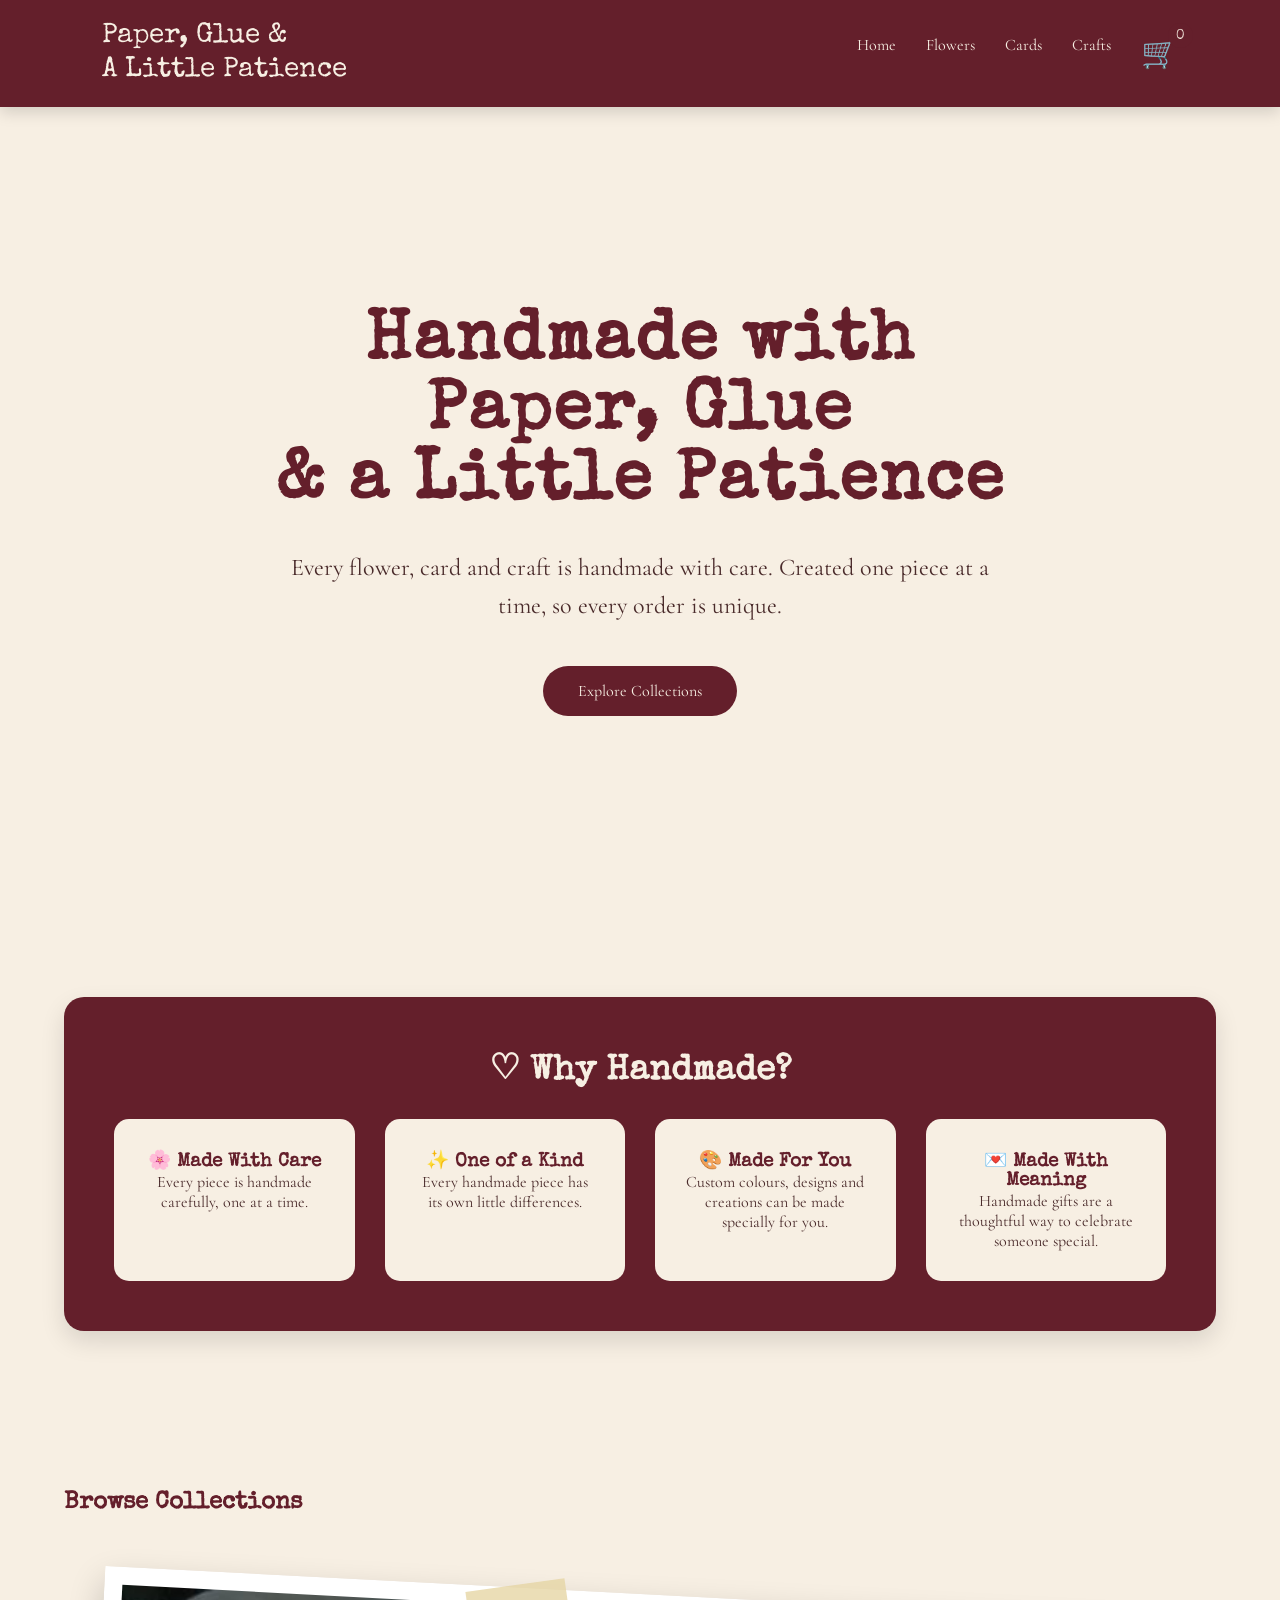
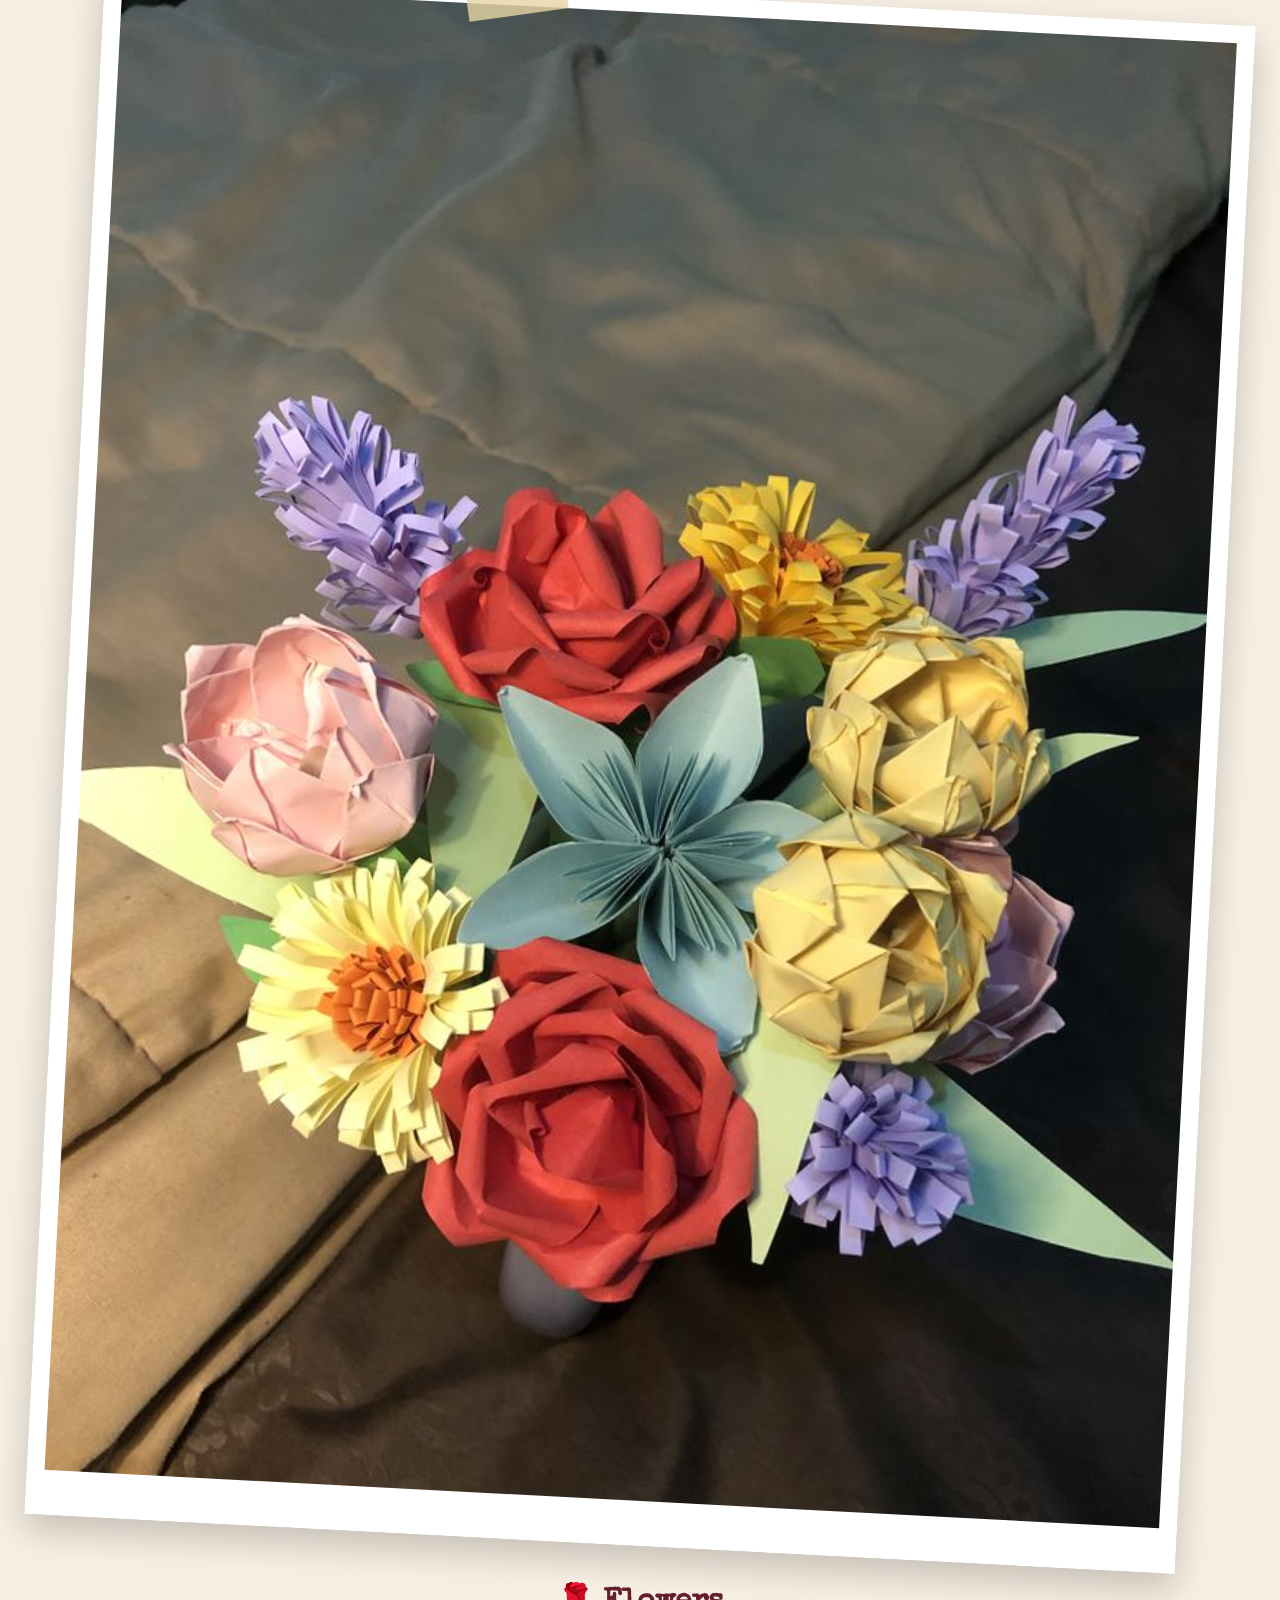
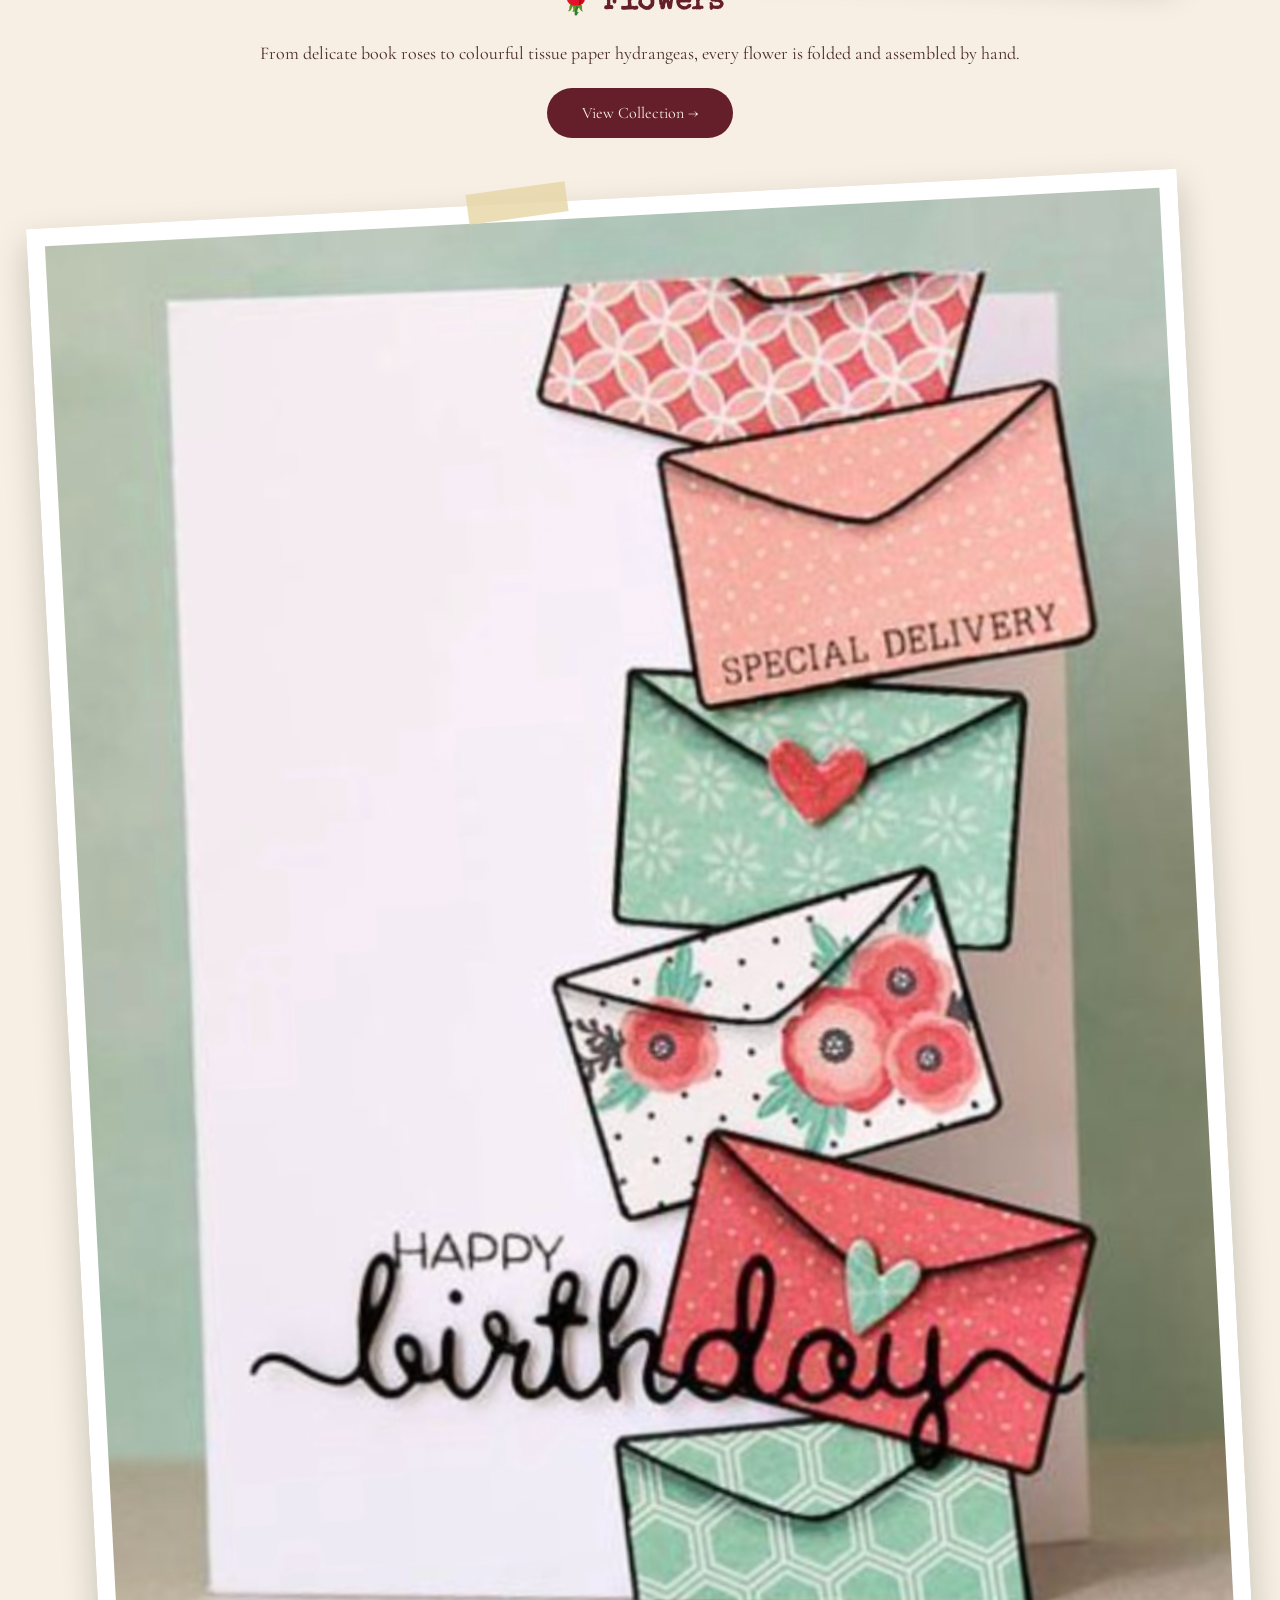
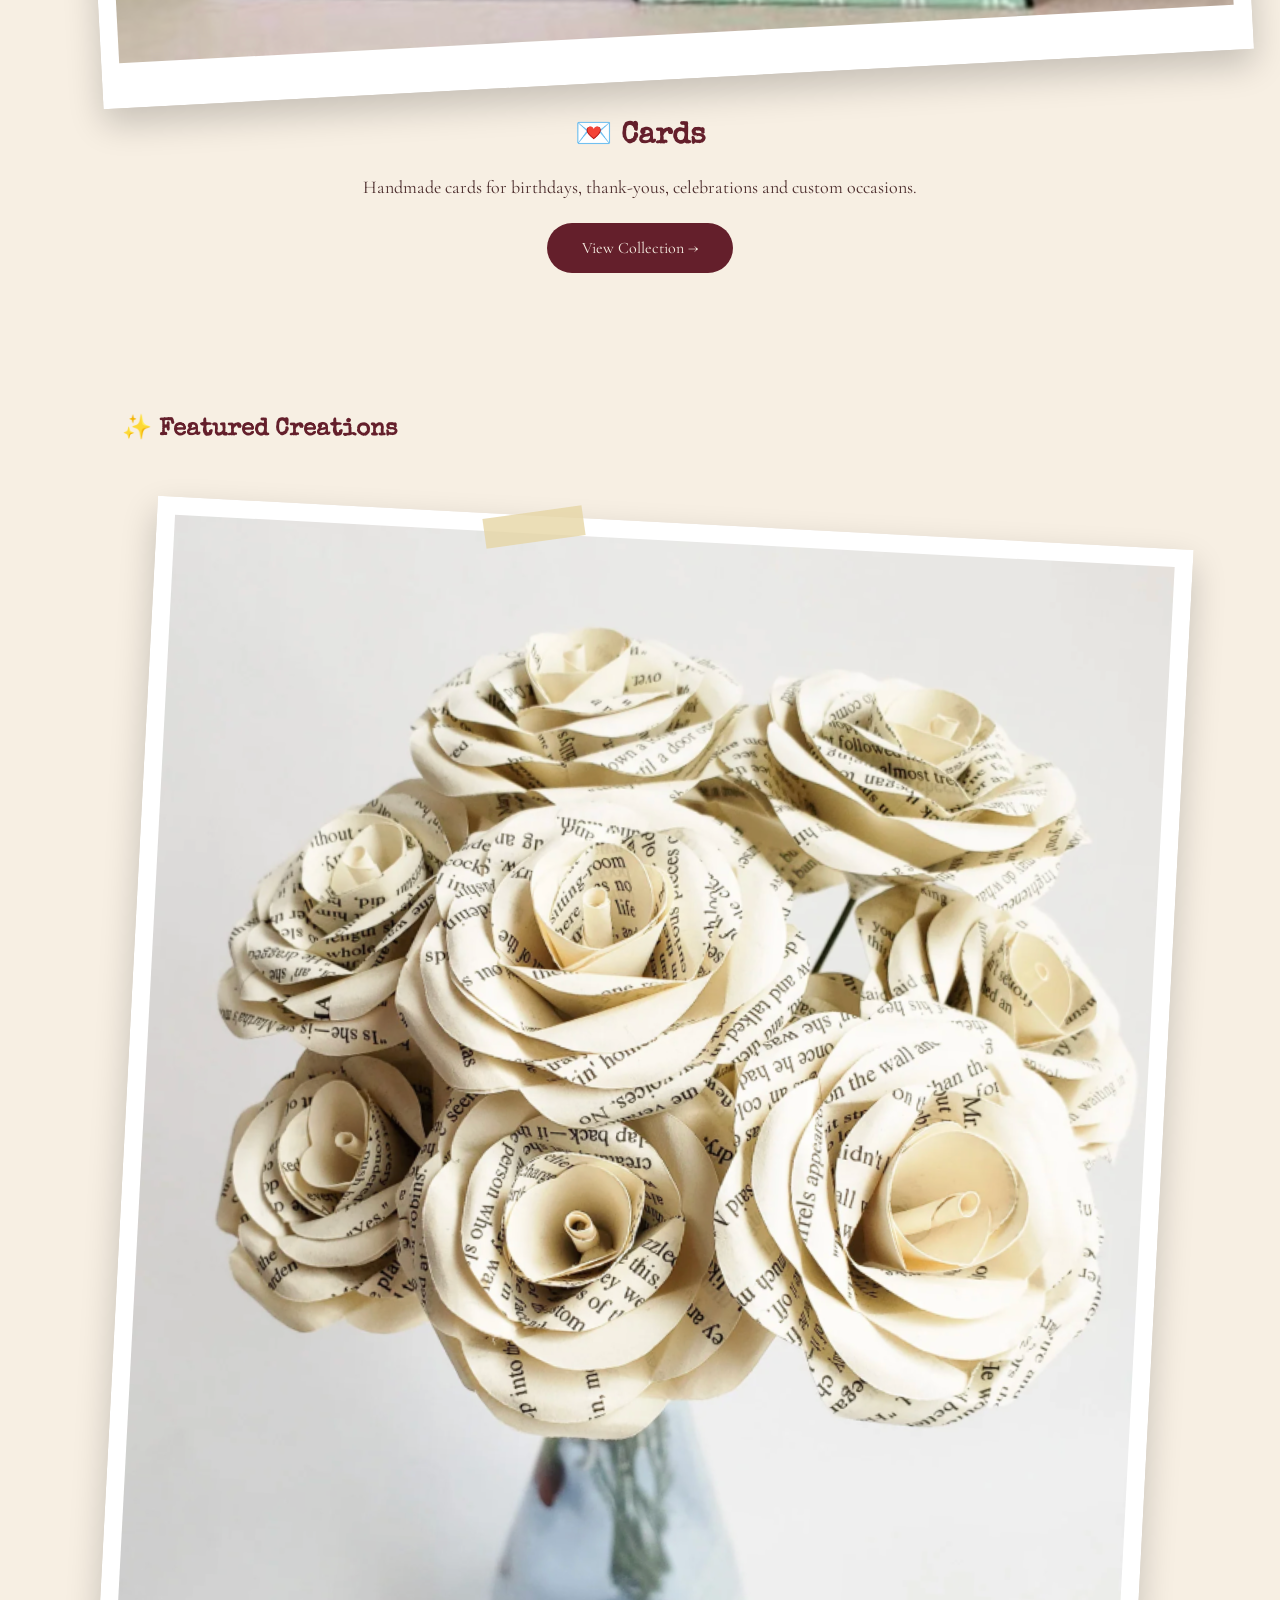
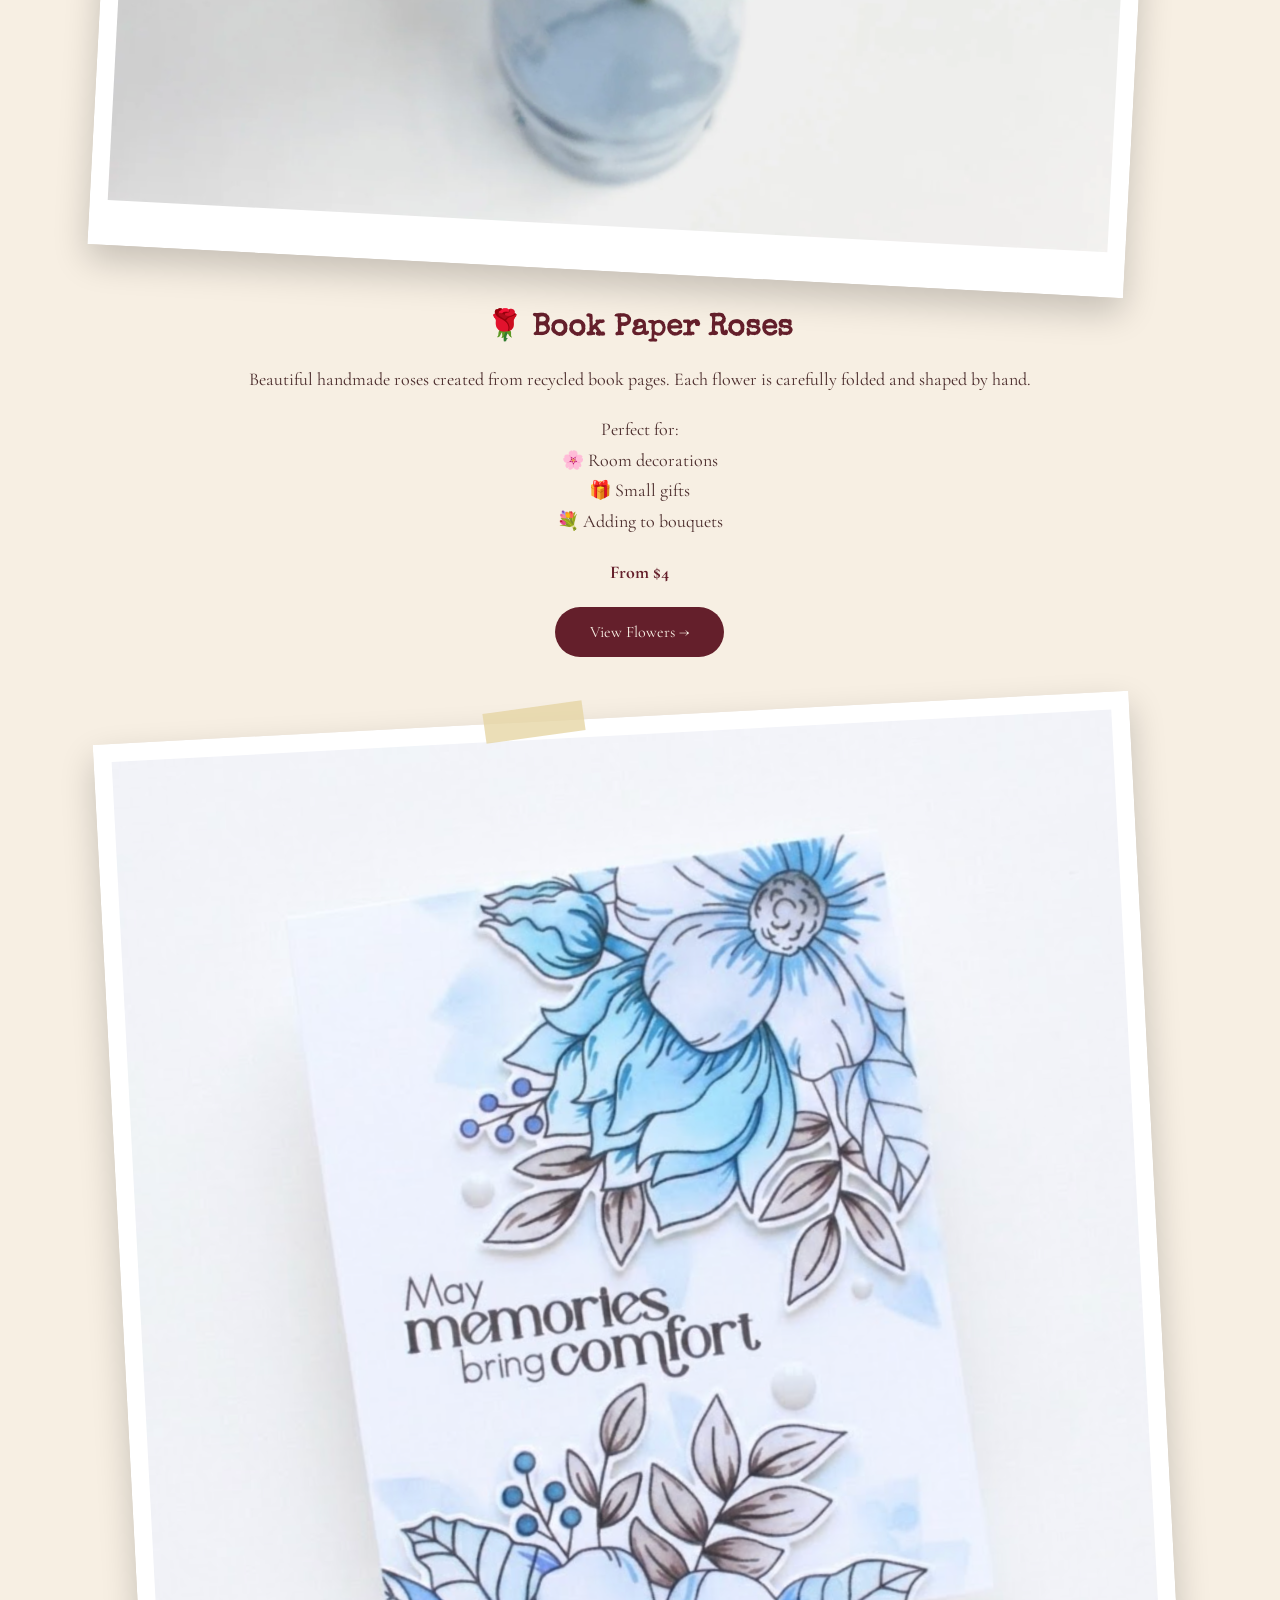
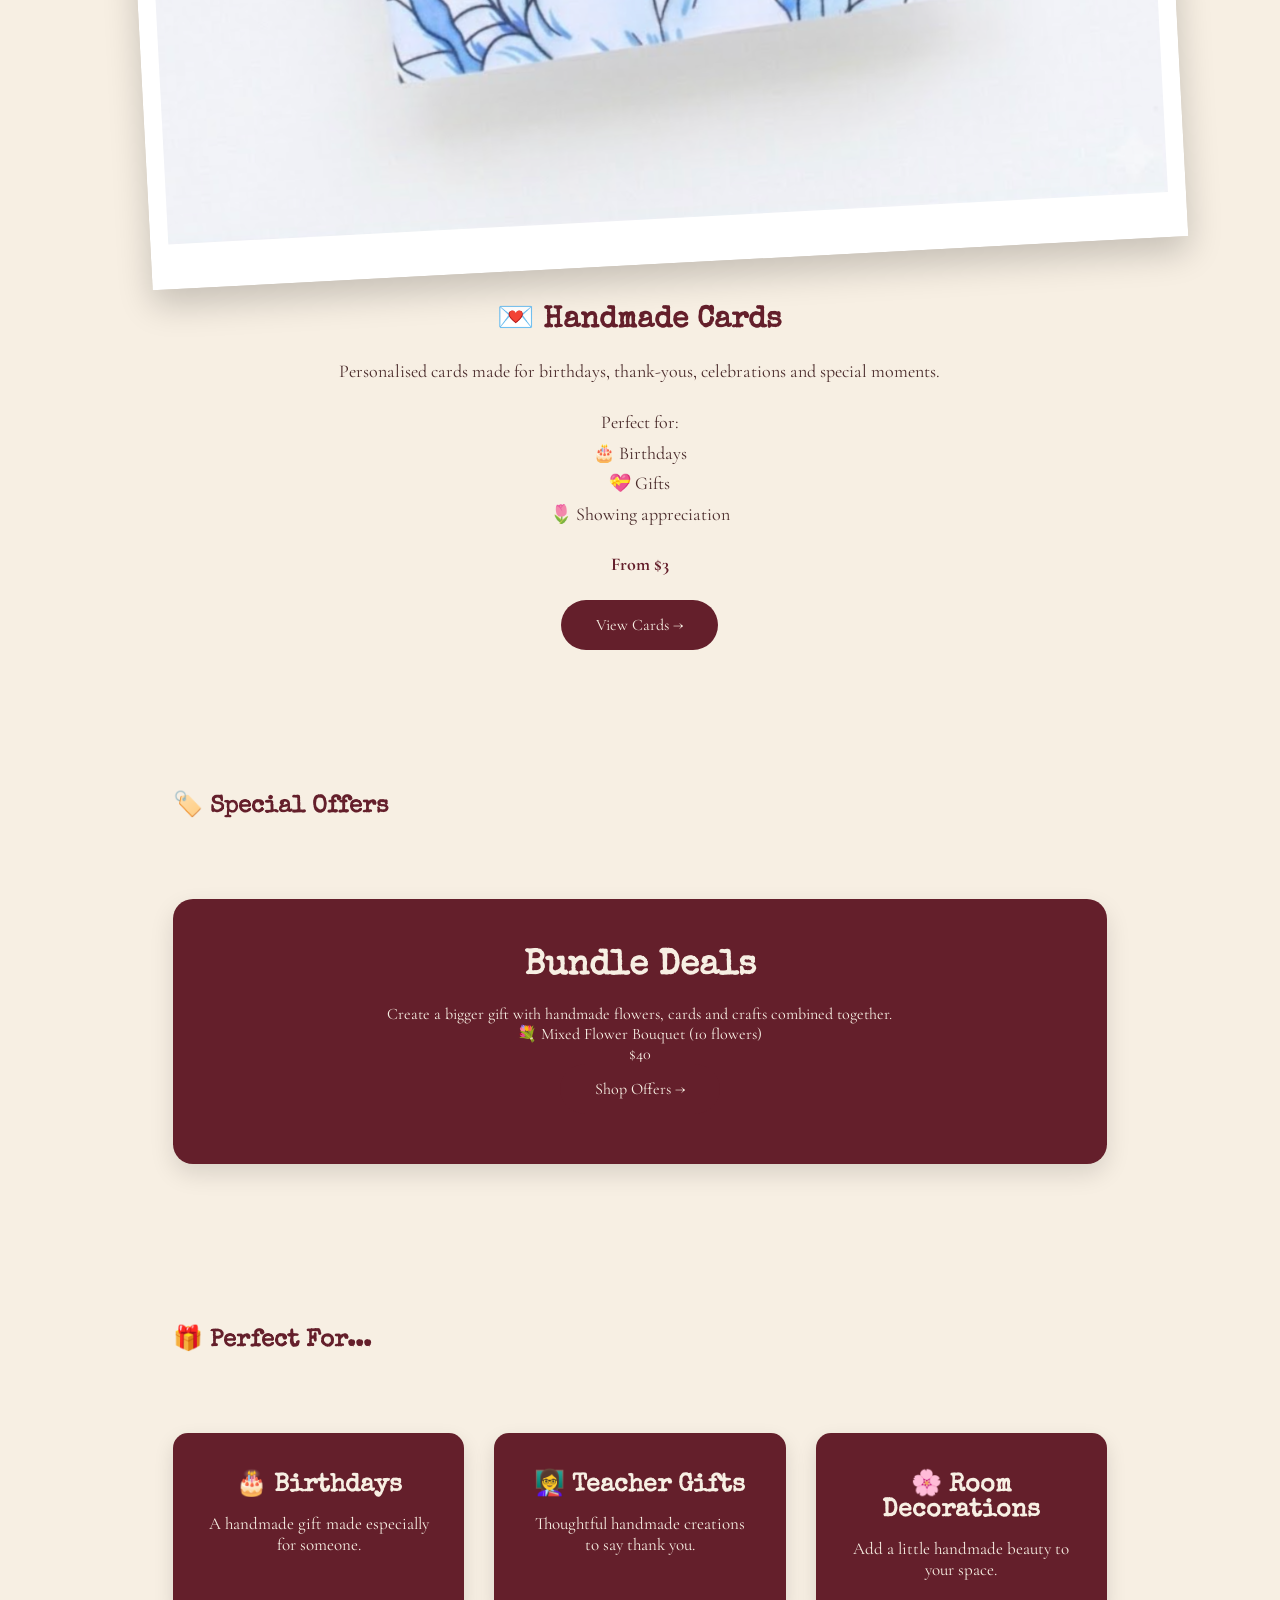
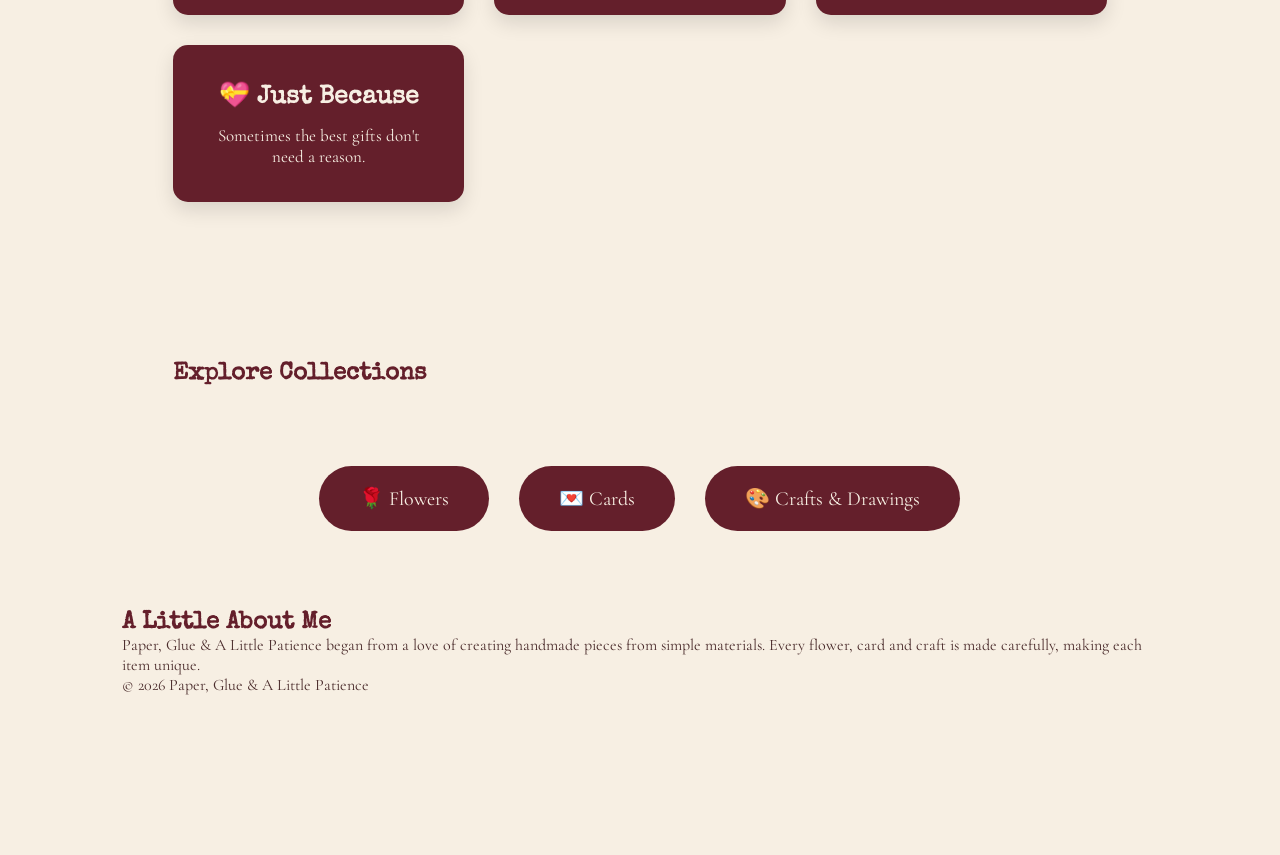
<file: index.html>
<!DOCTYPE html>
<html lang="en">

<head>

<meta charset="UTF-8">
<meta name="viewport" content="width=device-width, initial-scale=1.0">

<title>Paper, Glue and a Little Patience</title>

<link rel="preconnect" href="https://fonts.googleapis.com">
<link rel="preconnect" href="https://fonts.gstatic.com" crossorigin>

<link href="https://fonts.googleapis.com/css2?family=Special+Elite&family=Cormorant+Garamond:wght@300;400;500;600&display=swap" rel="stylesheet">

<link rel="stylesheet" href="style.css">

</head>

<body>



<header>

<nav>

<div class="logo">

Paper, Glue &<br>
A Little Patience

</div>

<ul>

<li><a href="index.html">Home</a></li>

<li><a href="flowers.html">Flowers</a></li>

<li><a href="cards.html">Cards</a></li>

<li><a href="crafts.html">Crafts</a></li>

<li>
<a href="cart.html" class="cart-icon">

🛒

<span id="cart-count">0</span>

</a>
</li>

</ul>

</nav>

</header>




<section class="hero">

<div class="hero-text">

<h1>

Handmade with<br>
Paper, Glue<br>
& a Little Patience

</h1>

<p>

Every flower, card and craft is handmade with care.
Created one piece at a time, so every order is unique.

</p>

<a href="#collections" class="button">

Explore Collections

</a>

</div>

</section>



</section>


<section id="why-handmade">

    <h2 class="section-title">
        ♡ Why Handmade?
    </h2>

    <div class="why-grid">

        <div class="why-card">

            <h3>🌸 Made With Care</h3>

            <p>
                Every piece is handmade carefully, one at a time.
            </p>

        </div>

        <div class="why-card">

            <h3>✨ One of a Kind</h3>

            <p>
                Every handmade piece has its own little differences.
            </p>

        </div>

        <div class="why-card">

            <h3>🎨 Made For You</h3>

            <p>
                Custom colours, designs and creations can be made specially for you.
            </p>

        </div>

        <div class="why-card">

            <h3>💌 Made With Meaning</h3>

            <p>
                Handmade gifts are a thoughtful way to celebrate someone special.
            </p>

        </div>

    </div>

</section>

<section id="collections">

<h2 class="section-title">

Browse Collections

</h2>


    
<div class="collection">

    <div class="collection-image">

        <img src="images/flowers-home.jpg" alt="Paper Flowers">

    </div>

    <div class="collection-text">


      

        <h2>🌹 Flowers</h2>

        <p>

        From delicate book roses to colourful tissue paper hydrangeas,
        every flower is folded and assembled by hand.

        </p>

        <a href="flowers.html" class="button">

            View Collection →

        </a>

    </div>

</div>





<div class="collection reverse">

    <div class="collection-image">

        <img src="images/cards-home.jpg" alt="Handmade Cards">

    </div>

    <div class="collection-text">

        <h2>💌 Cards</h2>

        <p>

        Handmade cards for birthdays, thank-yous,
        celebrations and custom occasions.

        </p>

        <a href="cards.html" class="button">

            View Collection →

        </a>

    </div>

</div>
<section id="featured">


<h2 class="section-title">

✨ Featured Creations

</h2>



<div class="collection">


<div class="collection-image">

<img src="images/featured-rose.jpg" alt="Book Paper Rose">

</div>



<div class="collection-text">


<h2>
🌹 Book Paper Roses
</h2>


<p>

Beautiful handmade roses created from recycled book pages.
Each flower is carefully folded and shaped by hand.

</p>


<p>

Perfect for:
<br>
🌸 Room decorations
<br>
🎁 Small gifts
<br>
💐 Adding to bouquets

</p>


<p class="price">

From $4

</p>


<a href="flowers.html" class="button">

View Flowers →

</a>


</div>


</div>








<div class="collection reverse">


<div class="collection-image">

<img src="images/featured-card.jpg" alt="Handmade Card">

</div>




<div class="collection-text">


<h2>
💌 Handmade Cards
</h2>


<p>

Personalised cards made for birthdays,
thank-yous, celebrations and special moments.

</p>


<p>

Perfect for:
<br>
🎂 Birthdays
<br>
💝 Gifts
<br>
🌷 Showing appreciation

</p>


<p class="price">

From $3

</p>


<a href="cards.html" class="button">

View Cards →

</a>


</div>


</div>








<section id="offers">


<h2 class="section-title">

🏷️ Special Offers

</h2>



<div class="offer-box">


<h3>

Bundle Deals

</h3>


<p>

Create a bigger gift with handmade flowers,
cards and crafts combined together.

</p>


<p>

💐 Mixed Flower Bouquet (10 flowers)
<br>
$40

</p>


<a href="bundle.html" class="button">

Shop Offers →

</a>


</div>


</section>








<section id="perfect-for">


<h2 class="section-title">

🎁 Perfect For...

</h2>




<div class="use-grid">


<div class="use-card">

<h3>
🎂 Birthdays
</h3>

<p>
A handmade gift made especially for someone.
</p>

</div>




<div class="use-card">

<h3>
👩‍🏫 Teacher Gifts
</h3>

<p>
Thoughtful handmade creations to say thank you.
</p>

</div>




<div class="use-card">

<h3>
🌸 Room Decorations
</h3>

<p>
Add a little handmade beauty to your space.
</p>

</div>




<div class="use-card">

<h3>
💝 Just Because
</h3>

<p>
Sometimes the best gifts don't need a reason.
</p>

</div>



</div>


</section>








<section id="collections">


<h2 class="section-title">

Explore Collections

</h2>



<div class="collection-links">


<a href="flowers.html">

🌹 Flowers

</a>


<a href="cards.html">

💌 Cards

</a>


<a href="crafts.html">

🎨 Crafts & Drawings

</a>



</div>


</section>








<section class="about">


<h2>

A Little About Me

</h2>


<p>

Paper, Glue & A Little Patience began from a love of creating handmade pieces from simple materials. Every flower, card and craft is made carefully, making each item unique.

</p>


</section>





<footer>

<p>

© 2026 Paper, Glue & A Little Patience

</p>

</footer>



<script src="script.js"></script>

</body>

</html>
</file>
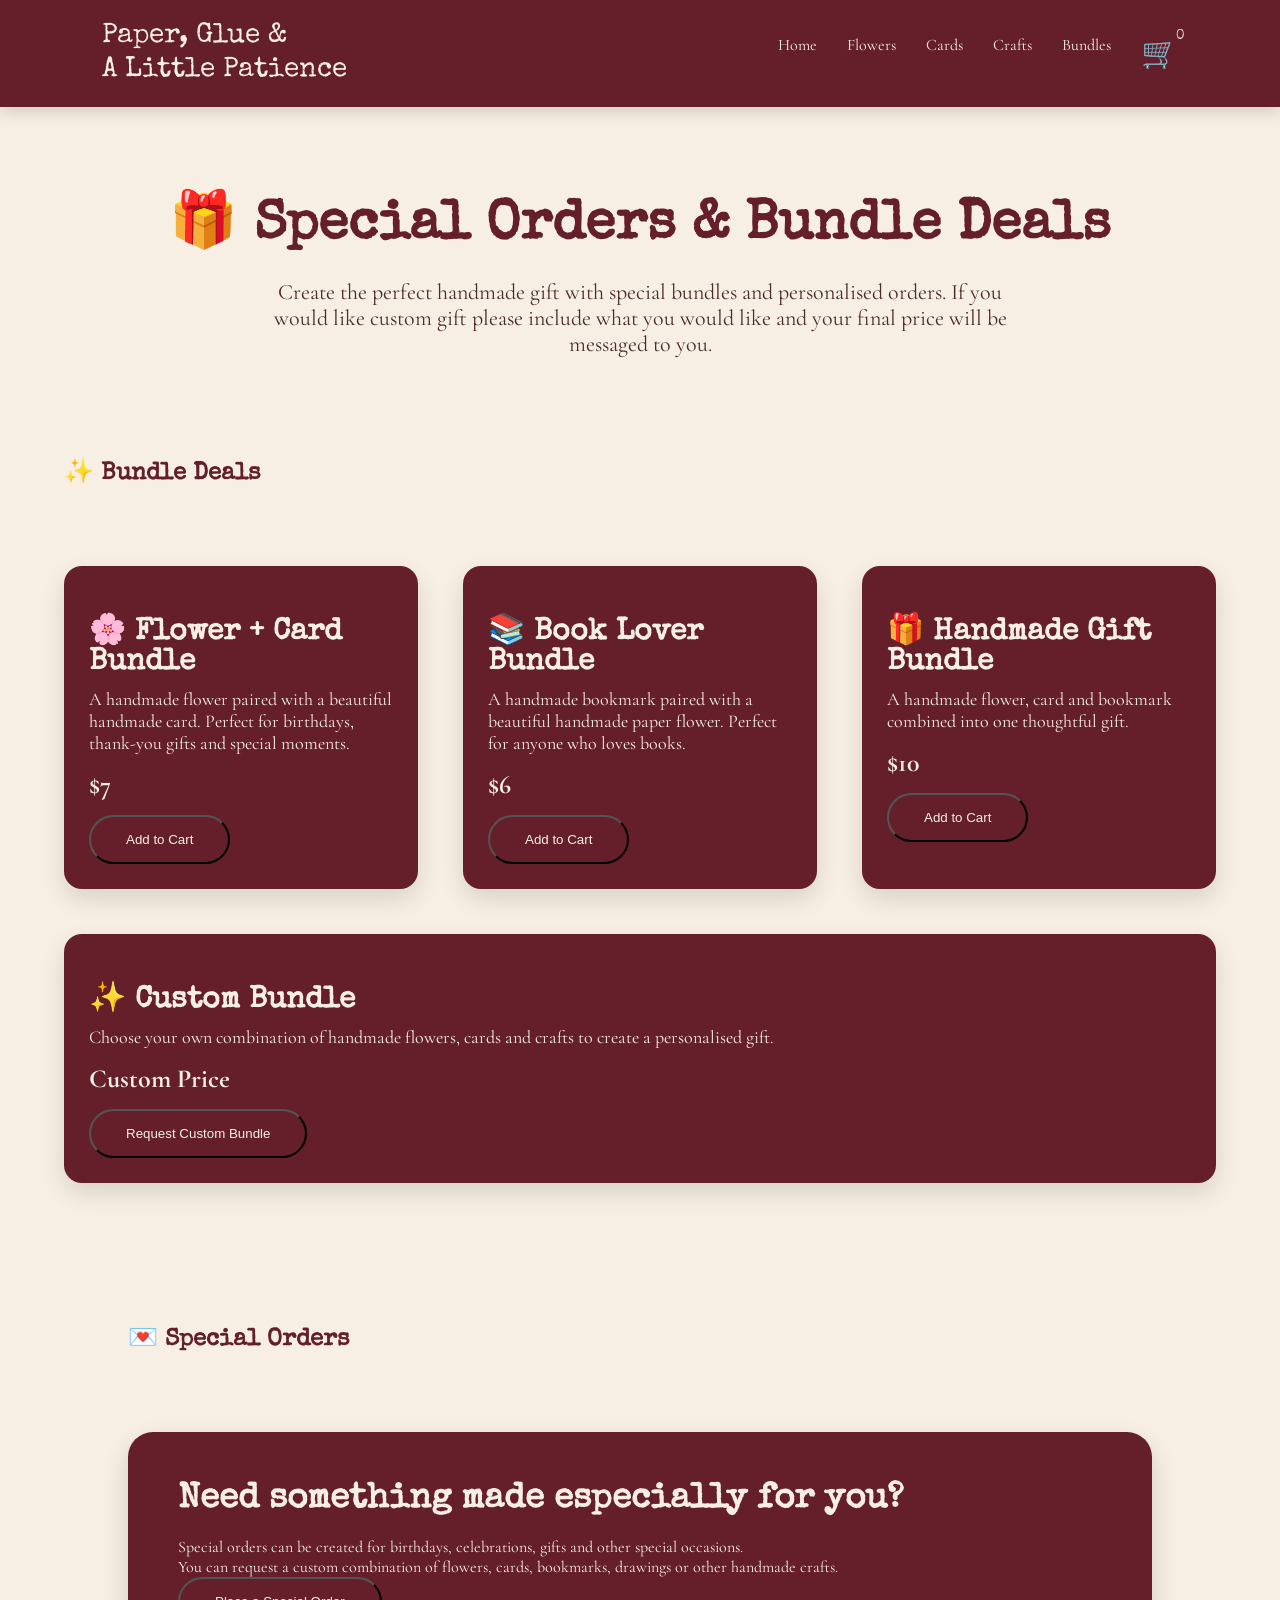
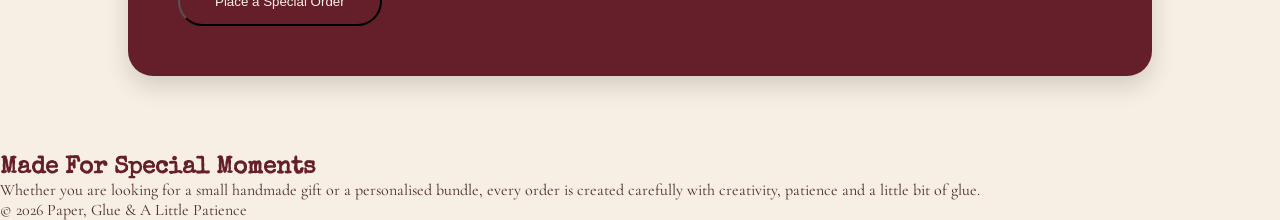
<file: bundle.html>
<!DOCTYPE html>
<html lang="en">

<head>

<meta charset="UTF-8">

<meta name="viewport" content="width=device-width, initial-scale=1.0">

<title>Special Orders & Bundle Deals | Paper, Glue & A Little Patience</title>

<link rel="stylesheet" href="style.css">

</head>



<body>



<header>

<nav>


<div class="logo">

Paper, Glue &<br>
A Little Patience

</div>



<ul>

<li>
<a href="index.html">Home</a>
</li>

<li>
<a href="flowers.html">Flowers</a>
</li>

<li>
<a href="cards.html">Cards</a>
</li>

<li>
<a href="crafts.html">Crafts</a>
</li>

<li>
<a href="bundles.html">Bundles</a>
</li>

<li>
<a href="cart.html" class="cart-icon">

🛒

<span id="cart-count">0</span>

</a>
</li>

</ul>


</nav>

</header>







<section class="page-intro">


<h1>

🎁 Special Orders & Bundle Deals

</h1>


<p>

Create the perfect handmade gift with special bundles and personalised orders.
If you would like custom gift please include what you would like and your final price will be messaged to you.

</p>


</section>









<section class="products-section">


<h2 class="section-title">

✨ Bundle Deals

</h2>





<div class="product-grid">







<!-- FLOWER AND CARD BUNDLE -->


<div class="product-card">




<h3>

🌸 Flower + Card Bundle

</h3>


<p>

A handmade flower paired with a beautiful handmade card. Perfect for birthdays, thank-you gifts and special moments.

</p>


<p class="price">

$7

</p>


<button class="button" onclick="addToCart('Flower and Card Bundle',7)">

Add to Cart

</button>


</div>









<!-- BOOK LOVER BUNDLE -->


<div class="product-card">



<h3>

📚 Book Lover Bundle

</h3>


<p>

A handmade bookmark paired with a beautiful handmade paper flower. Perfect for anyone who loves books.

</p>


<p class="price">

$6

</p>


<button class="button" onclick="addToCart('Book Lover Bundle',6)">

Add to Cart

</button>


</div>









<!-- GIFT BUNDLE -->


<div class="product-card">



<h3>

🎁 Handmade Gift Bundle

</h3>


<p>

A handmade flower, card and bookmark combined into one thoughtful gift.

</p>


<p class="price">

$10

</p>


<button class="button" onclick="addToCart('Handmade Gift Bundle',10)">

Add to Cart

</button>


</div>









<!-- CUSTOM BUNDLE -->


<div class="product-card">




<h3>

✨ Custom Bundle

</h3>


<p>

Choose your own combination of handmade flowers, cards and crafts to create a personalised gift.

</p>


<p class="price">

Custom Price

</p>


<button class="button" onclick="addToCart('Custom Bundle Request',0)">

Request Custom Bundle

</button>


</div>






</div>


</section>









<section class="custom-bouquet">


<h2 class="section-title">

💌 Special Orders

</h2>





<div class="custom-box">


<h3>

Need something made especially for you?

</h3>


<p>

Special orders can be created for birthdays, celebrations, gifts and other special occasions.

</p>


<p>

You can request a custom combination of flowers, cards, bookmarks, drawings or other handmade crafts.

</p>



<a href="cart.html">

<button class="button">

Place a Special Order

</button>

</a>


</div>


</section>









<section class="about">


<h2>

Made For Special Moments

</h2>


<p>

Whether you are looking for a small handmade gift or a personalised bundle, every order is created carefully with creativity, patience and a little bit of glue.

</p>


</section>









<footer>


<p>

© 2026 Paper, Glue & A Little Patience

</p>


</footer>







<script src="script.js"></script>


</body>

</html>
</file>
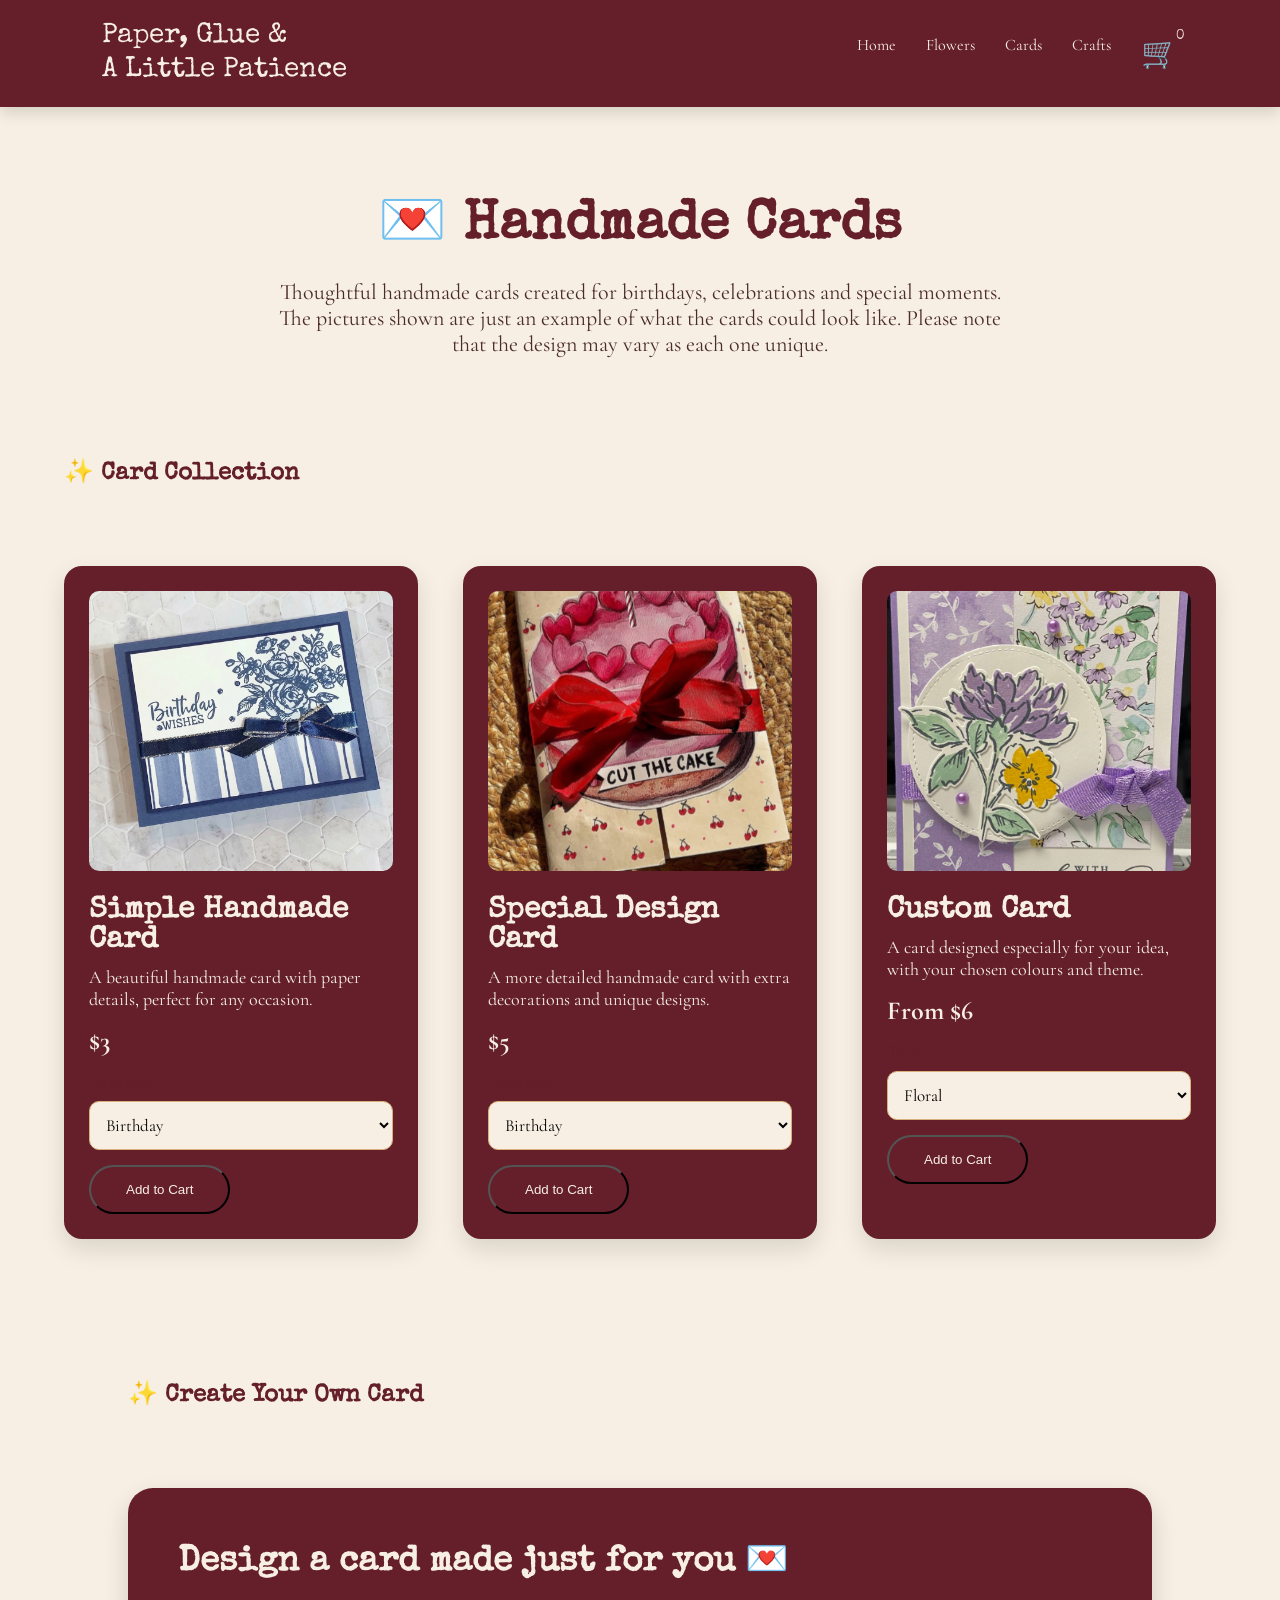
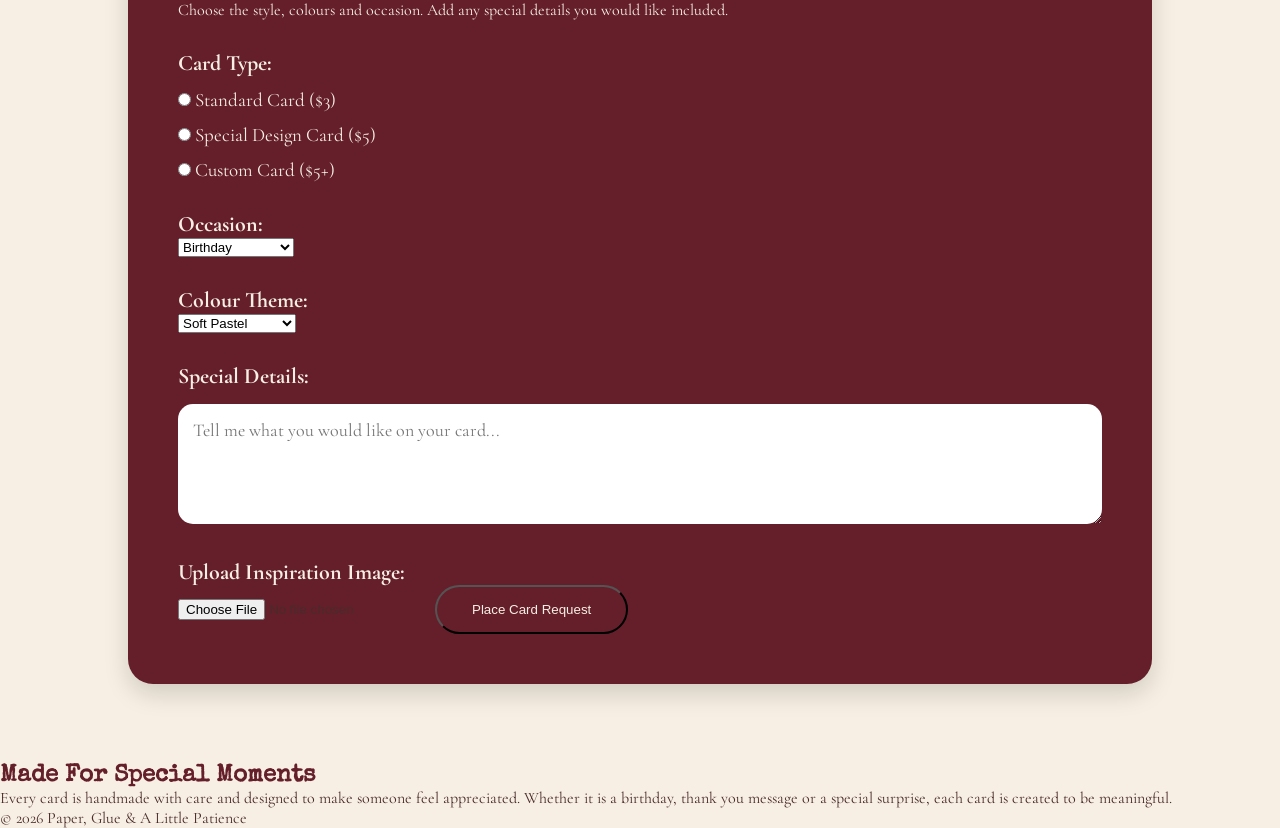
<file: cards.html>
<!DOCTYPE html>
<html lang="en">

<head>

<meta charset="UTF-8">
<meta name="viewport" content="width=device-width, initial-scale=1.0">

<title>Cards | Paper, Glue & A Little Patience</title>

<link rel="stylesheet" href="style.css">

</head>



<body>


<header>

<nav>

<div class="logo">

Paper, Glue &<br>
A Little Patience

</div>



<ul>

<li><a href="index.html">Home</a></li>

<li><a href="flowers.html">Flowers</a></li>

<li><a href="cards.html">Cards</a></li>

<li><a href="crafts.html">Crafts</a></li>

<li>
<a href="cart.html" class="cart-icon">

🛒

<span id="cart-count">0</span>

</a>
</li>

</ul>


</nav>

</header>







<section class="page-intro">


<h1>

💌 Handmade Cards

</h1>


<p>

Thoughtful handmade cards created for birthdays,
celebrations and special moments. The pictures shown are just an example of what the cards could look like. Please note that the design may vary as each one unique.

</p>


</section>









<section class="products-section">


<h2 class="section-title">

✨ Card Collection

</h2>




<div class="product-grid">








<!-- STANDARD CARD -->


<div class="product-card">


<img src="images/card-basic.jpg" alt="Handmade Card">


<h3>

Simple Handmade Card

</h3>


<p>

A beautiful handmade card with paper details,
perfect for any occasion.

</p>


<p class="price">

$3

</p>


<label>

Occasion:

</label>


<select class="product-option">

<option value="3|Birthday">
Birthday
</option>

<option value="3|Thank You">
Thank You
</option>

<option value="3|Congratulations">
Congratulations
</option>

<option value="3|Just Because">
Just Because
</option>

</select>


<button class="button" onclick="addProductToCart(this,'Standard Card')">

Add to Cart

</button>


</div>









<!-- SPECIAL CARD -->


<div class="product-card">


<img src="images/card-special.jpg" alt="Special Handmade Card">


<h3>

Special Design Card

</h3>


<p>

A more detailed handmade card with extra decorations
and unique designs.

</p>


<p class="price">

$5

</p>



<label>

Occasion:

</label>


<select class="product-option">

<option value="5|Birthday">
Birthday
</option>

<option value="5|Anniversary">
Anniversary
</option>

<option value="5|Celebration">
Celebration
</option>

<option value="5|Custom">
Custom
</option>

</select>


<button class="button" onclick="addProductToCart(this,'Special Design Card')">
Add to Cart

</button>


</div>







<!-- CUSTOM CARD -->


<div class="product-card">


<img src="images/card-custom.jpg" alt="Custom Card">


<h3>

Custom Card

</h3>


<p>

A card designed especially for your idea,
with your chosen colours and theme.

</p>


<p class="price">

From $6

</p>



<label>

Theme:

</label>


<select class="product-option">

<option value="6|Floral">
Floral
</option>

<option value="6|Minimal">
Minimal
</option>

<option value="6|Cute">
Cute
</option>

<option value="6|Custom">
Custom
</option>

</select>




<button class="button" onclick="addProductToCart(this,'Custom Card')">
Add to Cart

</button>


</div>






</div>


</section>
  





<section class="custom-bouquet">


<h2 class="section-title">

✨ Create Your Own Card

</h2>




<div class="custom-box">


<h3>

Design a card made just for you 💌

</h3>



<p>

Choose the style, colours and occasion.
Add any special details you would like included.

</p>





<h4>

Card Type:

</h4>


<label>

<input type="radio" name="card-type">

Standard Card ($3)

</label>


<label>

<input type="radio" name="card-type">

Special Design Card ($5)

</label>


<label>

<input type="radio" name="card-type">

Custom Card ($5+)

</label>







<h4>

Occasion:

</h4>


<select>


<option>
Birthday
</option>


<option>
Thank You
</option>


<option>
Congratulations
</option>


<option>
Teacher Gift
</option>


<option>
Other
</option>


</select>







<h4>

Colour Theme:

</h4>


<select>


<option>
Soft Pastel
</option>


<option>
Dark & Elegant
</option>


<option>
Bright Colours
</option>


<option>
Floral Theme
</option>


<option>
Custom Colours
</option>


</select>







<h4>

Special Details:

</h4>


<textarea placeholder="Tell me what you would like on your card..."></textarea>






<h4>

Upload Inspiration Image:

</h4>


<input type="file">






<button class="button" onclick="addToCart('Create your own Card Card',8)">

Place Card Request 
  
</button>



</div>


</section>








<section class="about">


<h2>

Made For Special Moments

</h2>


<p>

Every card is handmade with care and designed to make someone feel appreciated. Whether it is a birthday, thank you message or a special surprise, each card is created to be meaningful.

</p>


</section>






<footer>


<p>

© 2026 Paper, Glue & A Little Patience

</p>


</footer>





<script src="script.js"></script>


</body>

</html>
</file>
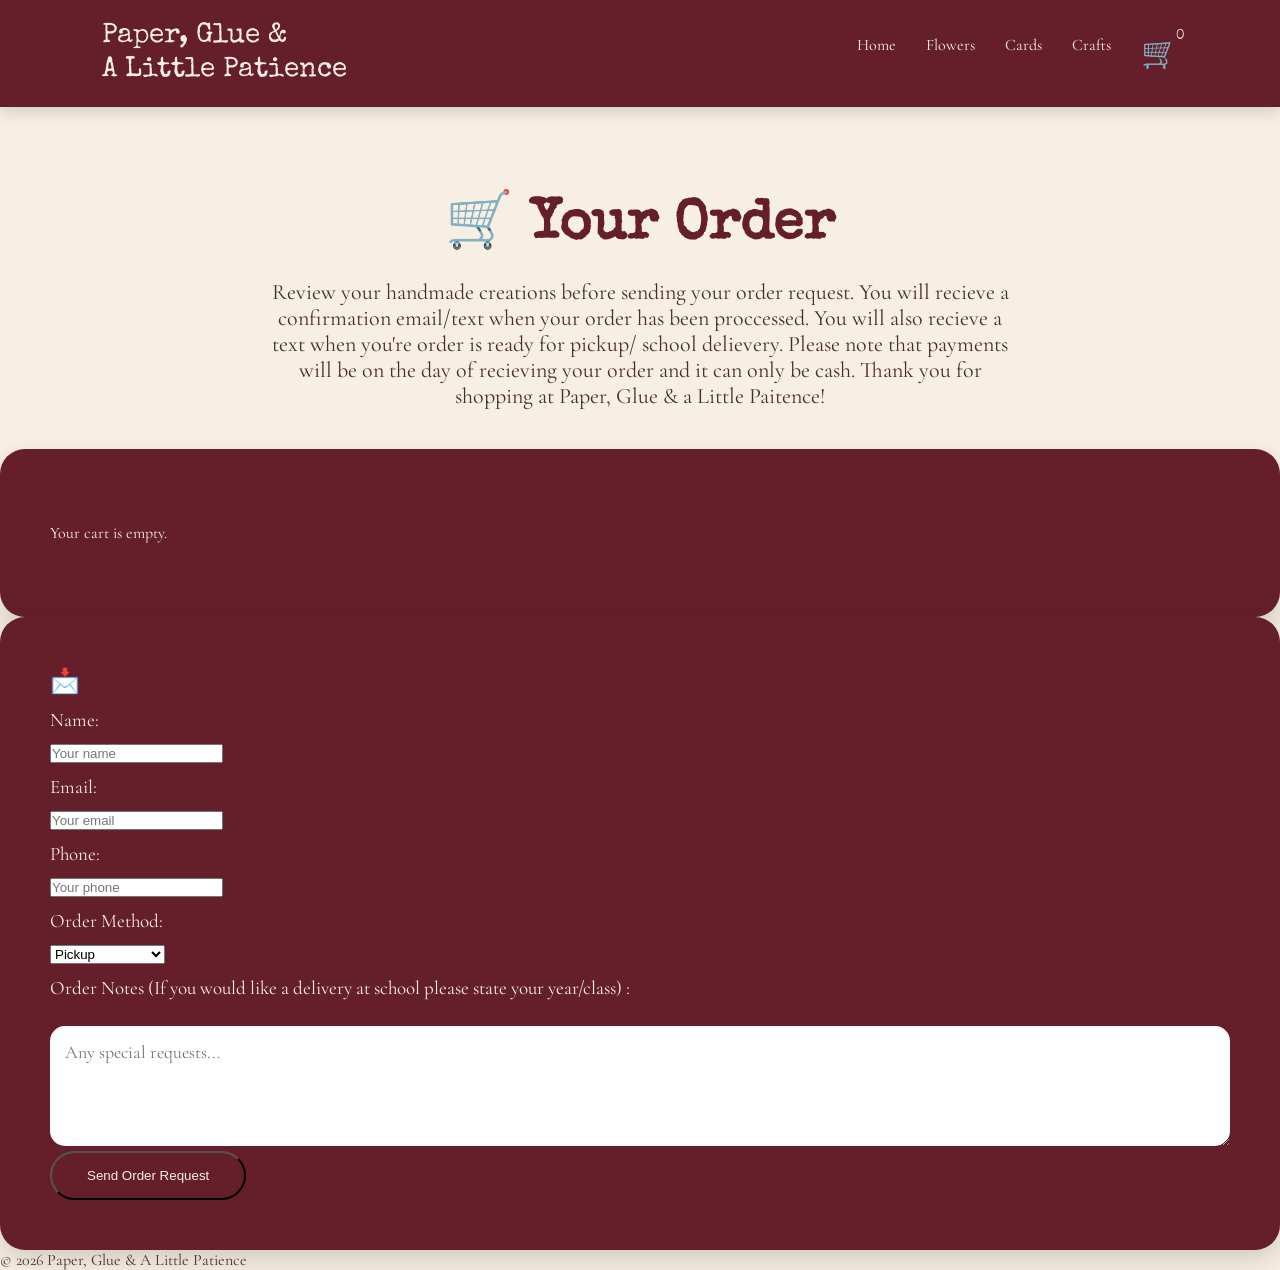
<file: cart.html>
<!DOCTYPE html>
<html lang="en">

<head>

<meta charset="UTF-8">

<meta name="viewport" content="width=device-width, initial-scale=1.0">

<title>Cart | Paper, Glue & A Little Patience</title>

<link rel="stylesheet" href="style.css">

</head>



<body>



<header>

<nav>


<div class="logo">

Paper, Glue &<br>
A Little Patience

</div>



<ul>

<li><a href="index.html">Home</a></li>

<li><a href="flowers.html">Flowers</a></li>

<li><a href="cards.html">Cards</a></li>

<li><a href="crafts.html">Crafts</a></li>

<li>
<a href="cart.html" class="cart-icon">

🛒

<span id="cart-count">0</span>

</a>
</li>

</ul>


</nav>

</header>








<section class="page-intro">


<h1>

🛒 Your Order

</h1>


<p>

Review your handmade creations before sending your order request. You will recieve a confirmation email/text when your order has been proccessed.
  You will also recieve a text when you're order is ready for pickup/ school delievery. Please note that payments will be on the day of recieving your order and it can only be cash. Thank you for shopping at Paper, Glue & a Little Paitence!

</p>


</section>








<section class="custom-box cart-box">


<h2>

Your Items

</h2>



<div id="cart-items">


<p>

Your cart is currently empty.

</p>


</div>





<h2>

Total:

<span id="cart-total">

$0

</span>

</h2>




</section>









<form action="https://formspree.io/f/mkodovwq" method="POST" class="custom-box" onsubmit="sendOrder(); clearCart()">  
  <input type="hidden" name="_subject" value="New Handmade Order 🌸">


<h2>

📩 Place Your Order

</h2>




<label>

Name:

</label>


<input 
type="text" 
id="customer-name"
name="Customer Name"
placeholder="Your name"
required>



<label>

Email:

</label>


<input 
type="email"
id="customer-email"
name="Email"
placeholder="Your email"required>
  
<label>
Phone:
</label>

<input 
type="text"
id="customer-phone"
name="Phone"
placeholder="Your phone"
required>
  
<label>
Order Method:
</label>

<select id="order-method" name="School Delivery or Pickup" required>

<option>
Pickup
</option>

<option>
School Delivery
</option>

</select>



<label>

Order Notes (If you would like a delivery at school please state your year/class) :

</label>


<textarea 
id="order-notes"
name="Order Notes"
placeholder="Any special requests..."></textarea>


<input type="hidden" name="Order Items" id="flowers">
<input type="hidden" name="colour" id="colour">
<input type="hidden" name="price" id="price">



<button class="button" type="submit">
Send Order Request
</button>

</form>









<footer>

<p>

© 2026 Paper, Glue & A Little Patience

</p>

</footer>





<script src="script.js"></script>


</body>

</html>
</file>
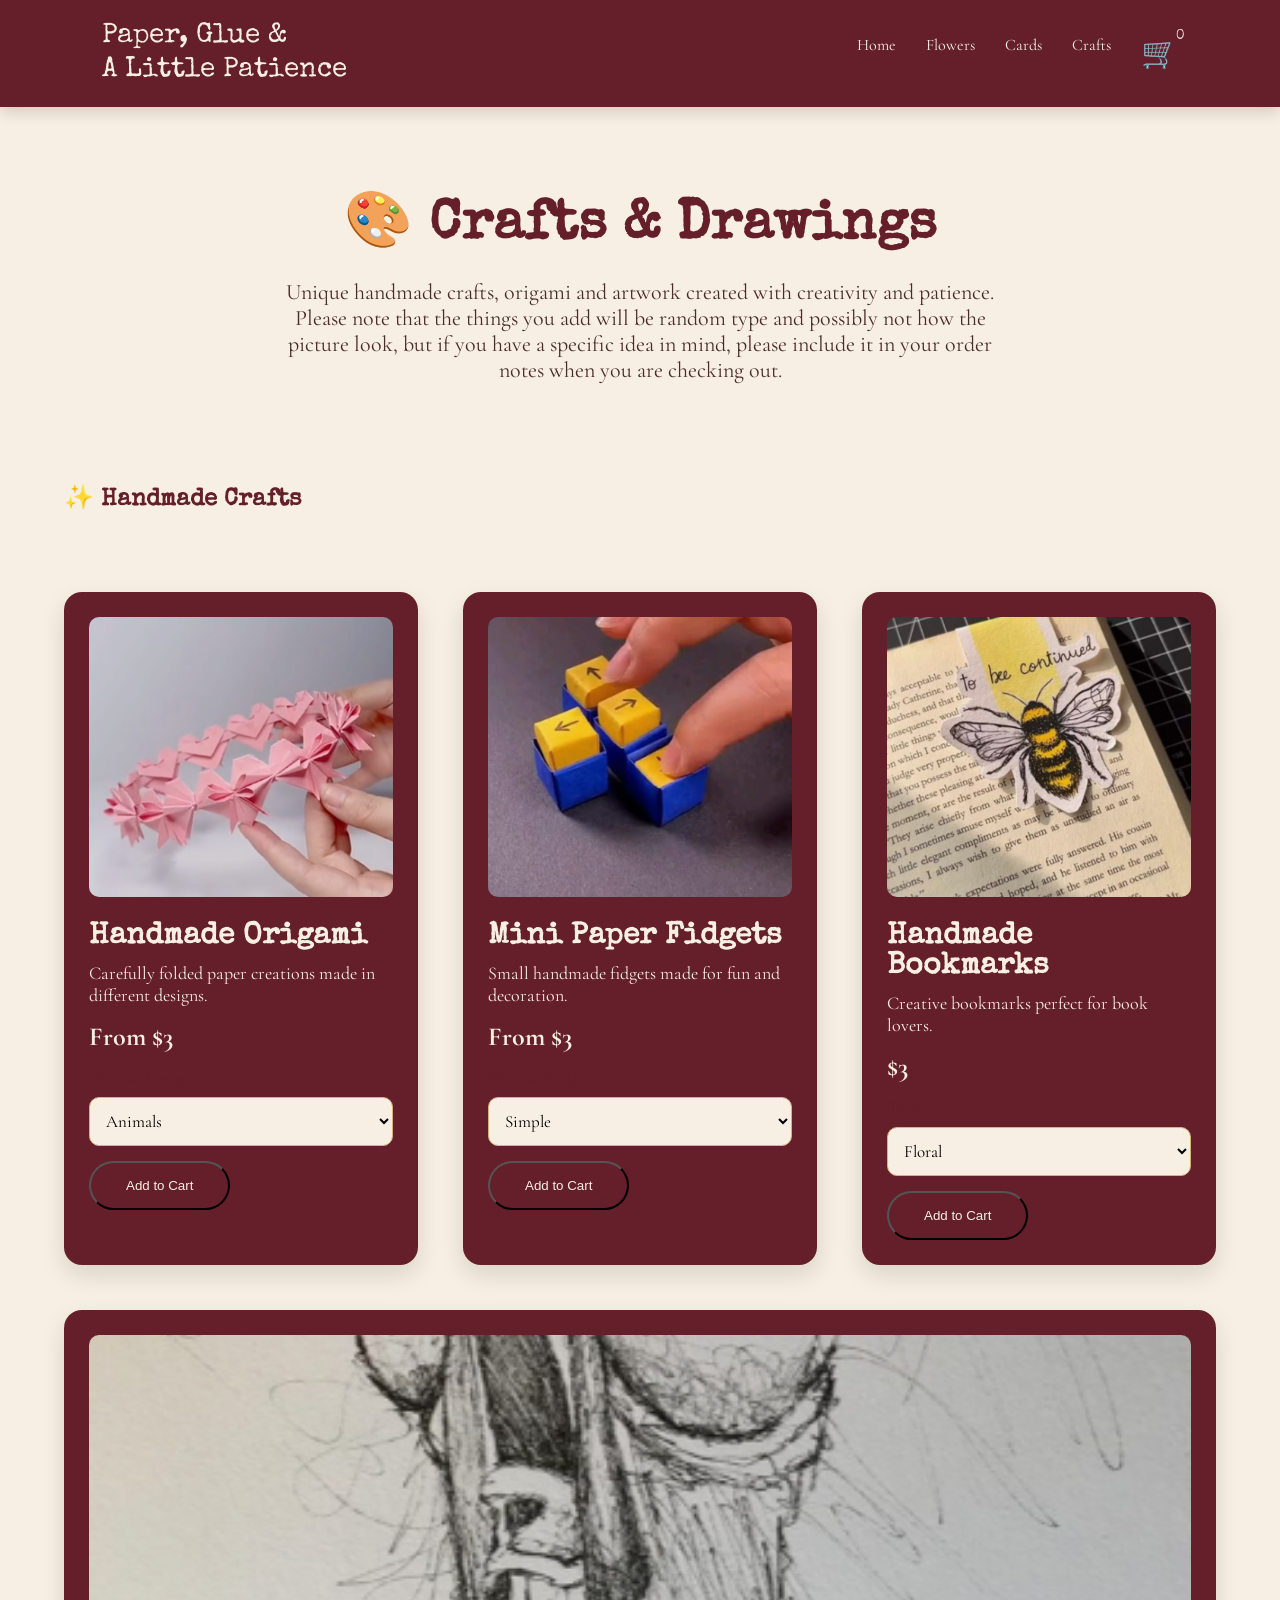
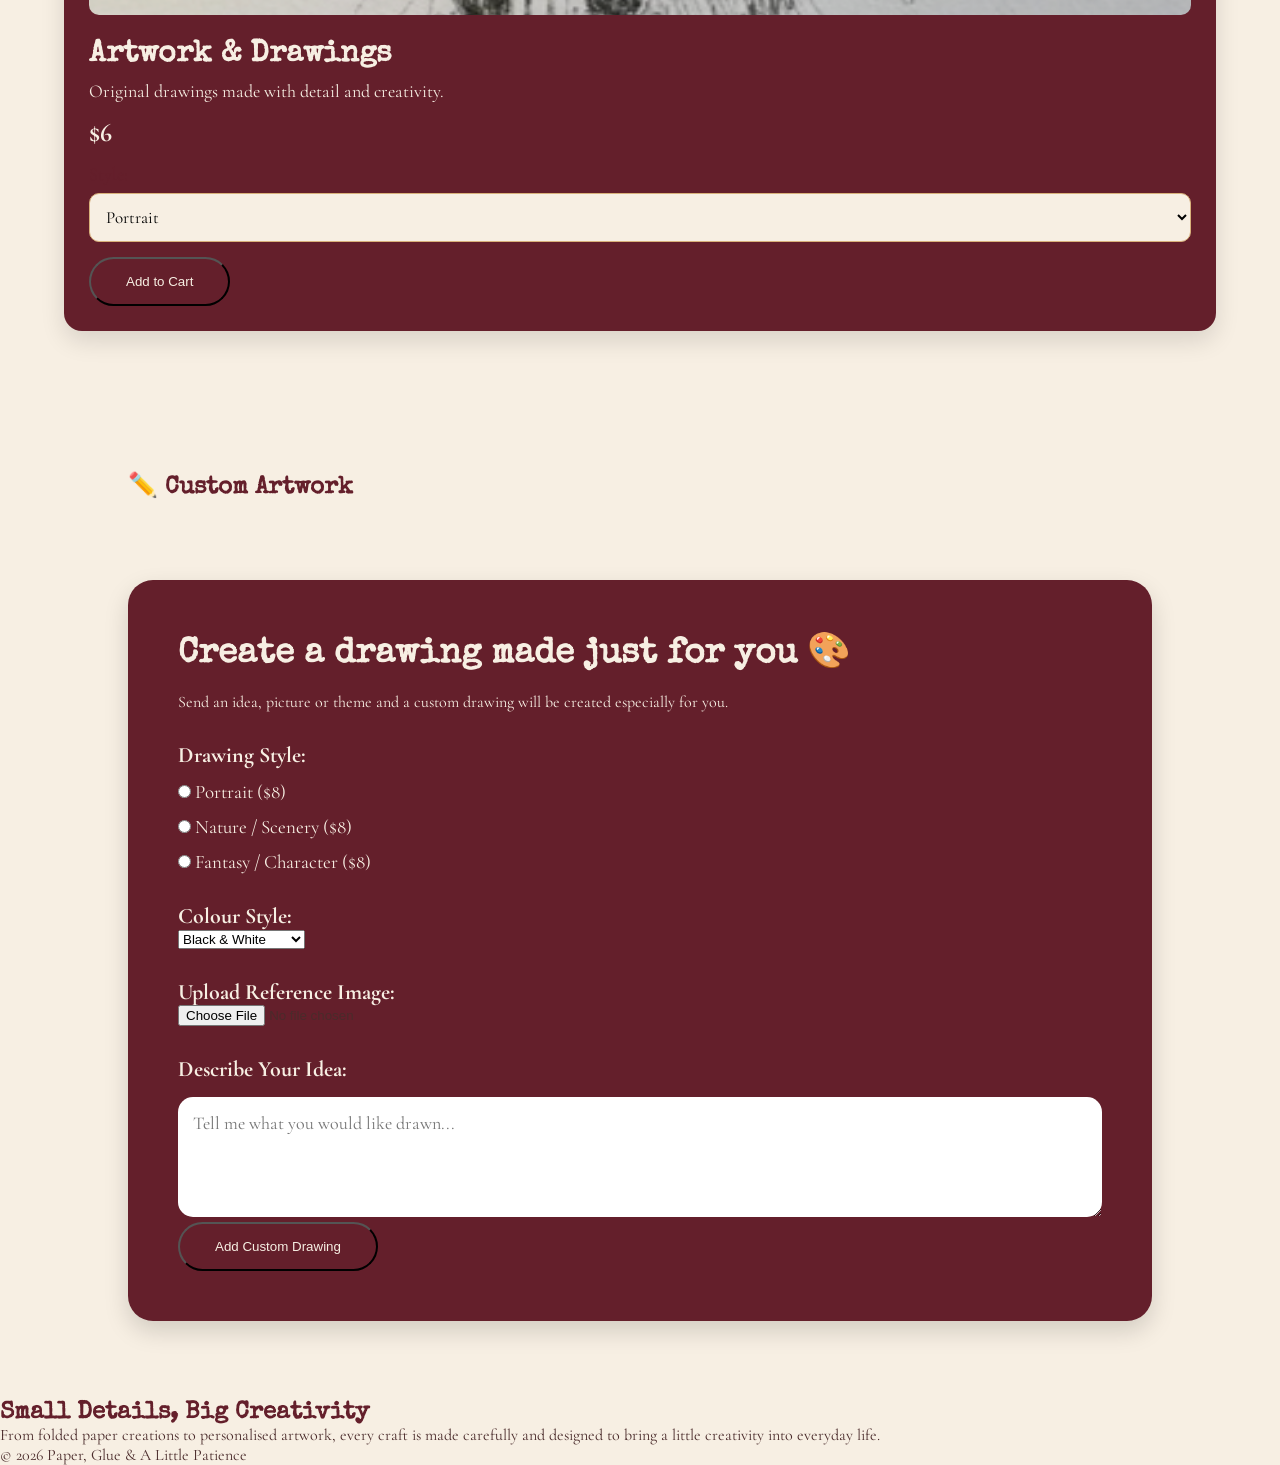
<file: crafts.html>
<!DOCTYPE html>
<html lang="en">

<head>

<meta charset="UTF-8">
<meta name="viewport" content="width=device-width, initial-scale=1.0">

<title>Crafts | Paper, Glue & A Little Patience</title>

<link rel="stylesheet" href="style.css">

</head>



<body>



<header>

<nav>


<div class="logo">

Paper, Glue &<br>
A Little Patience

</div>




<ul>

<li><a href="index.html">Home</a></li>

<li><a href="flowers.html">Flowers</a></li>

<li><a href="cards.html">Cards</a></li>

<li><a href="crafts.html">Crafts</a></li>

<li>
<a href="cart.html" class="cart-icon">

🛒

<span id="cart-count">0</span>

</a>
</li>

</ul>


</nav>

</header>








<section class="page-intro">


<h1>

🎨 Crafts & Drawings

</h1>


<p>

Unique handmade crafts, origami and artwork
created with creativity and patience. Please note that the things you add will be random type and possibly not how 
  the picture look, but if you have a specific idea in mind, please include it in your order notes when you are checking out.

</p>


</section>









<section class="products-section">


<h2 class="section-title">

✨ Handmade Crafts

</h2>





<div class="product-grid">







<!-- ORIGAMI -->


<div class="product-card">


<img src="images/origami.jpg" alt="Origami">


<h3>

Handmade Origami

</h3>


<p>

Carefully folded paper creations made in different designs.

</p>


<p class="price">

From $3

</p>



<label>

Choose Design:

</label>


<select>


<option>
Animals
</option>


<option>
Flowers
</option>


<option>
Decorations
</option>


<option>
Custom
</option>


</select>




<button class="button" onclick="addToCart('Origami',10)">

Add to Cart

</button>


</div>










<!-- MINI FIDGETS -->


<div class="product-card">


<img src="images/fidget.jpg" alt="Mini Fidget">


<h3>

Mini Paper Fidgets

</h3>


<p>

Small handmade fidgets made for fun and decoration.

</p>


<p class="price">

From $3

</p>



<label>

Choose Style:

</label>


<select>


<option>
Simple
</option>


<option>
Colourful
</option>


<option>
Custom

</option>


</select>




<button class="button" onclick="addToCart('Small Fidgets',3)">

Add to Cart

</button>


</div>









<!-- BOOKMARKS -->


<div class="product-card">


<img src="images/bookmark.jpg" alt="Bookmark">


<h3>

Handmade Bookmarks

</h3>


<p>

Creative bookmarks perfect for book lovers.

</p>


<p class="price">

$3

</p>



<label>

Theme:

</label>


<select>


<option>
Floral
</option>


<option>
Fantasy
</option>


<option>
Minimal
</option>


<option>
Custom
</option>


</select>




<button class="button" onclick="addToCart('Book Marks',3)">

Add to Cart

</button>

</div>









<!-- DRAWINGS -->


<div class="product-card">


<img src="images/drawing.jpg" alt="Drawing">


<h3>

Artwork & Drawings

</h3>


<p>

Original drawings made with detail and creativity.

</p>


<p class="price">

$6

</p>




<label>

Style:

</label>


<select>


<option>
Portrait
</option>


<option>
Nature
</option>


<option>
Fantasy
</option>


<option>
Custom
</option>


</select>





<button class="button" onclick="addToCart('Art work',6)">

Add to Cart

</button>



</div>






</div>


</section>






<section class="custom-bouquet">


<h2 class="section-title">

✏️ Custom Artwork

</h2>





<div class="custom-box">


<h3>

Create a drawing made just for you 🎨

</h3>



<p>

Send an idea, picture or theme and a custom drawing
will be created especially for you.

</p>






<h4>

Drawing Style:

</h4>


<label>

<input type="radio" name="drawing">

Portrait ($8)

</label>



<label>

<input type="radio" name="drawing">

Nature / Scenery ($8)

</label>



<label>

<input type="radio" name="drawing">

Fantasy / Character ($8)

</label>







<h4>

Colour Style:

</h4>


<select>


<option>

Black & White

</option>


<option>

Soft Colours

</option>


<option>

Full Colour

</option>


<option>

Watercolour Style

</option>


</select>







<h4>

Upload Reference Image:

</h4>


<input type="file">






<h4>

Describe Your Idea:

</h4>


<textarea placeholder="Tell me what you would like drawn..."></textarea>







<button class="button" onclick="addToCart('Custom Drawing',10)">

Add Custom Drawing 

</button>




</div>


</section>









<section class="about">


<h2>

Small Details, Big Creativity

</h2>


<p>

From folded paper creations to personalised artwork, every craft is made carefully and designed to bring a little creativity into everyday life.

</p>


</section>







<footer>


<p>

© 2026 Paper, Glue & A Little Patience

</p>


</footer>






<script src="script.js"></script>


</body>

</html>
</file>
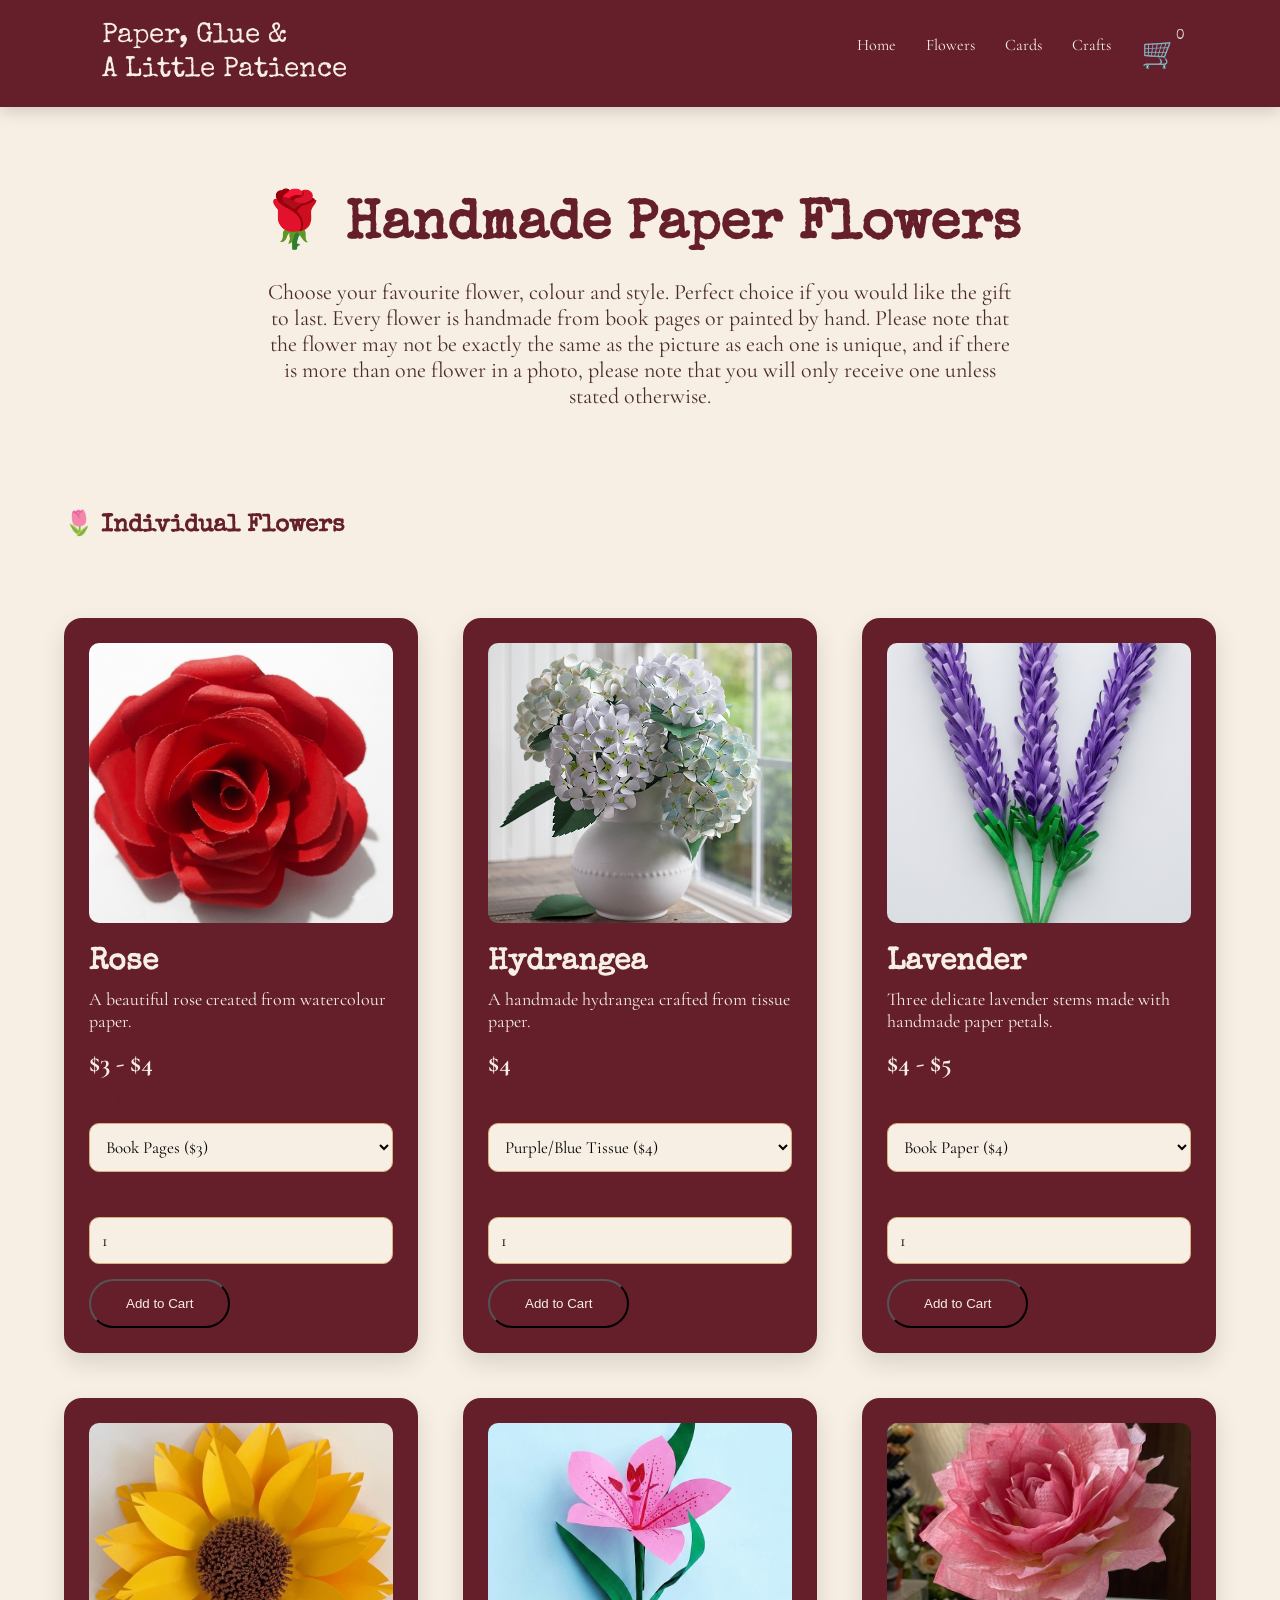
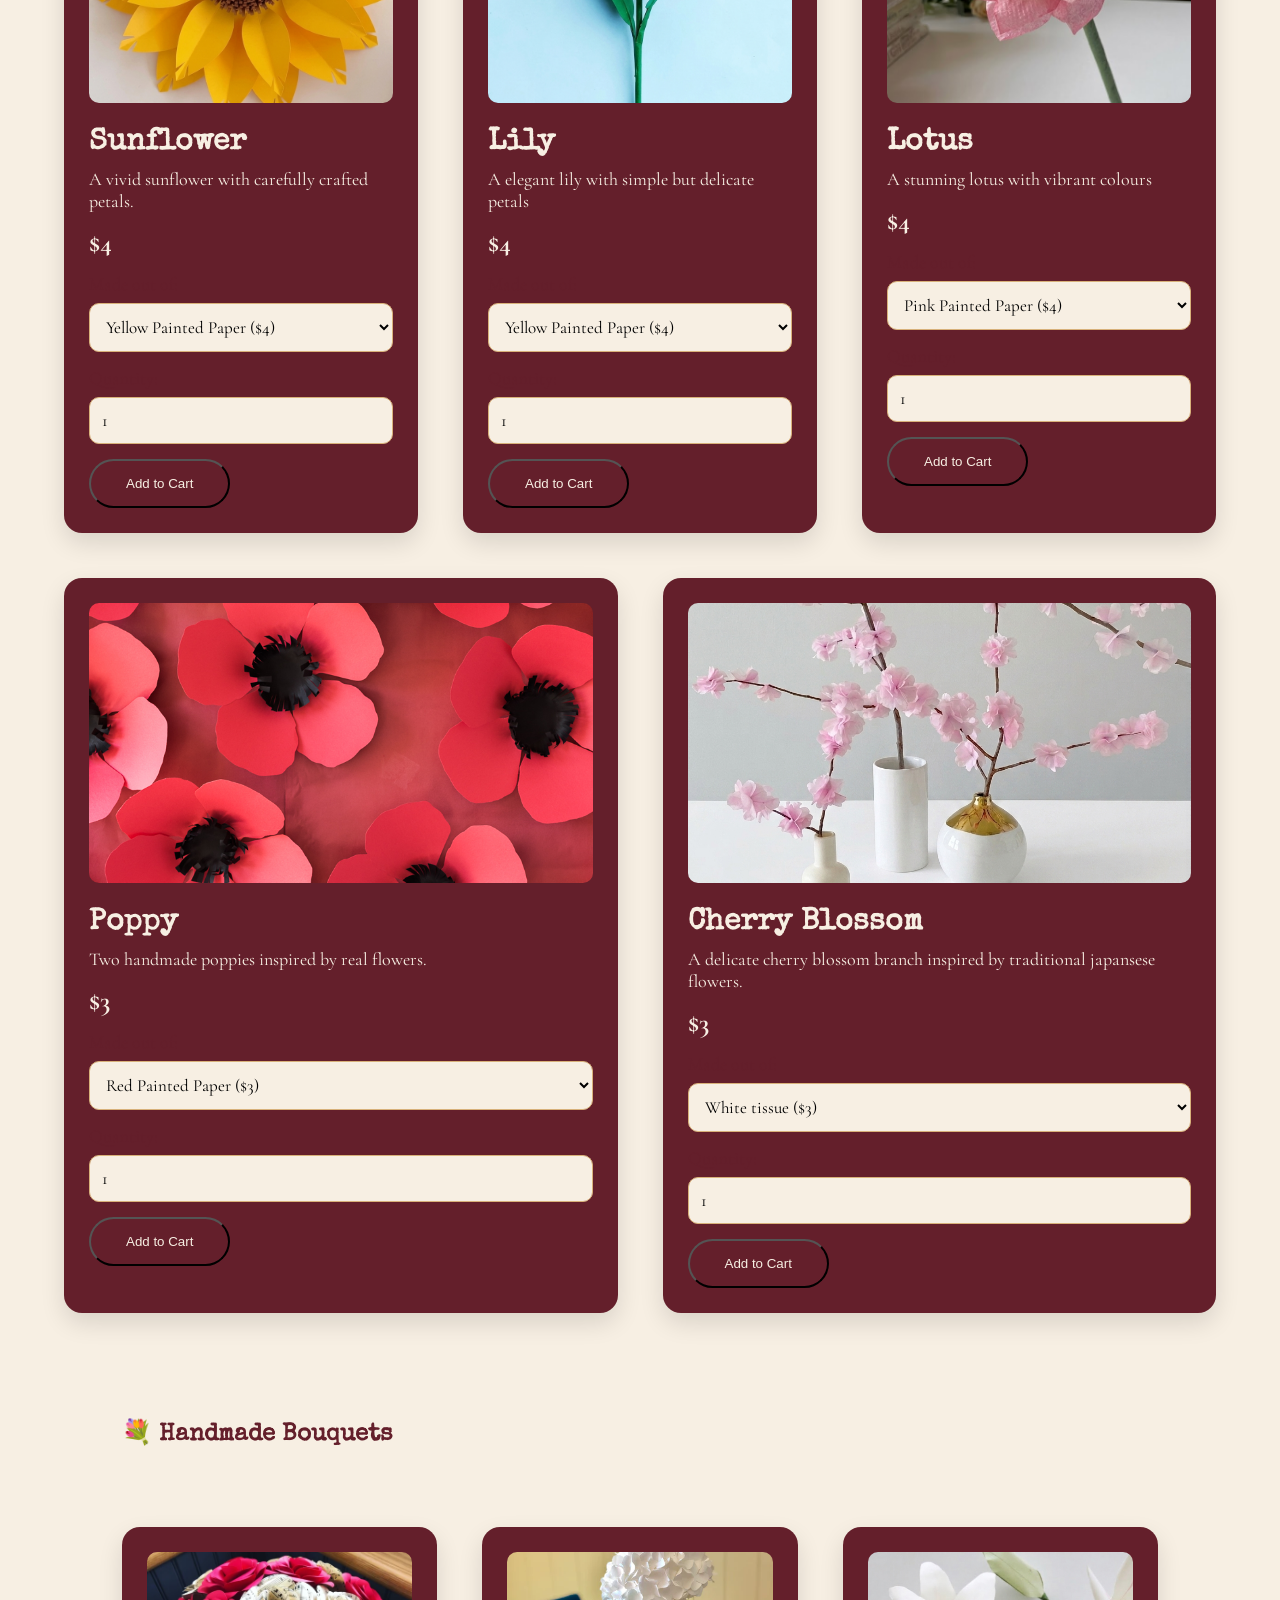
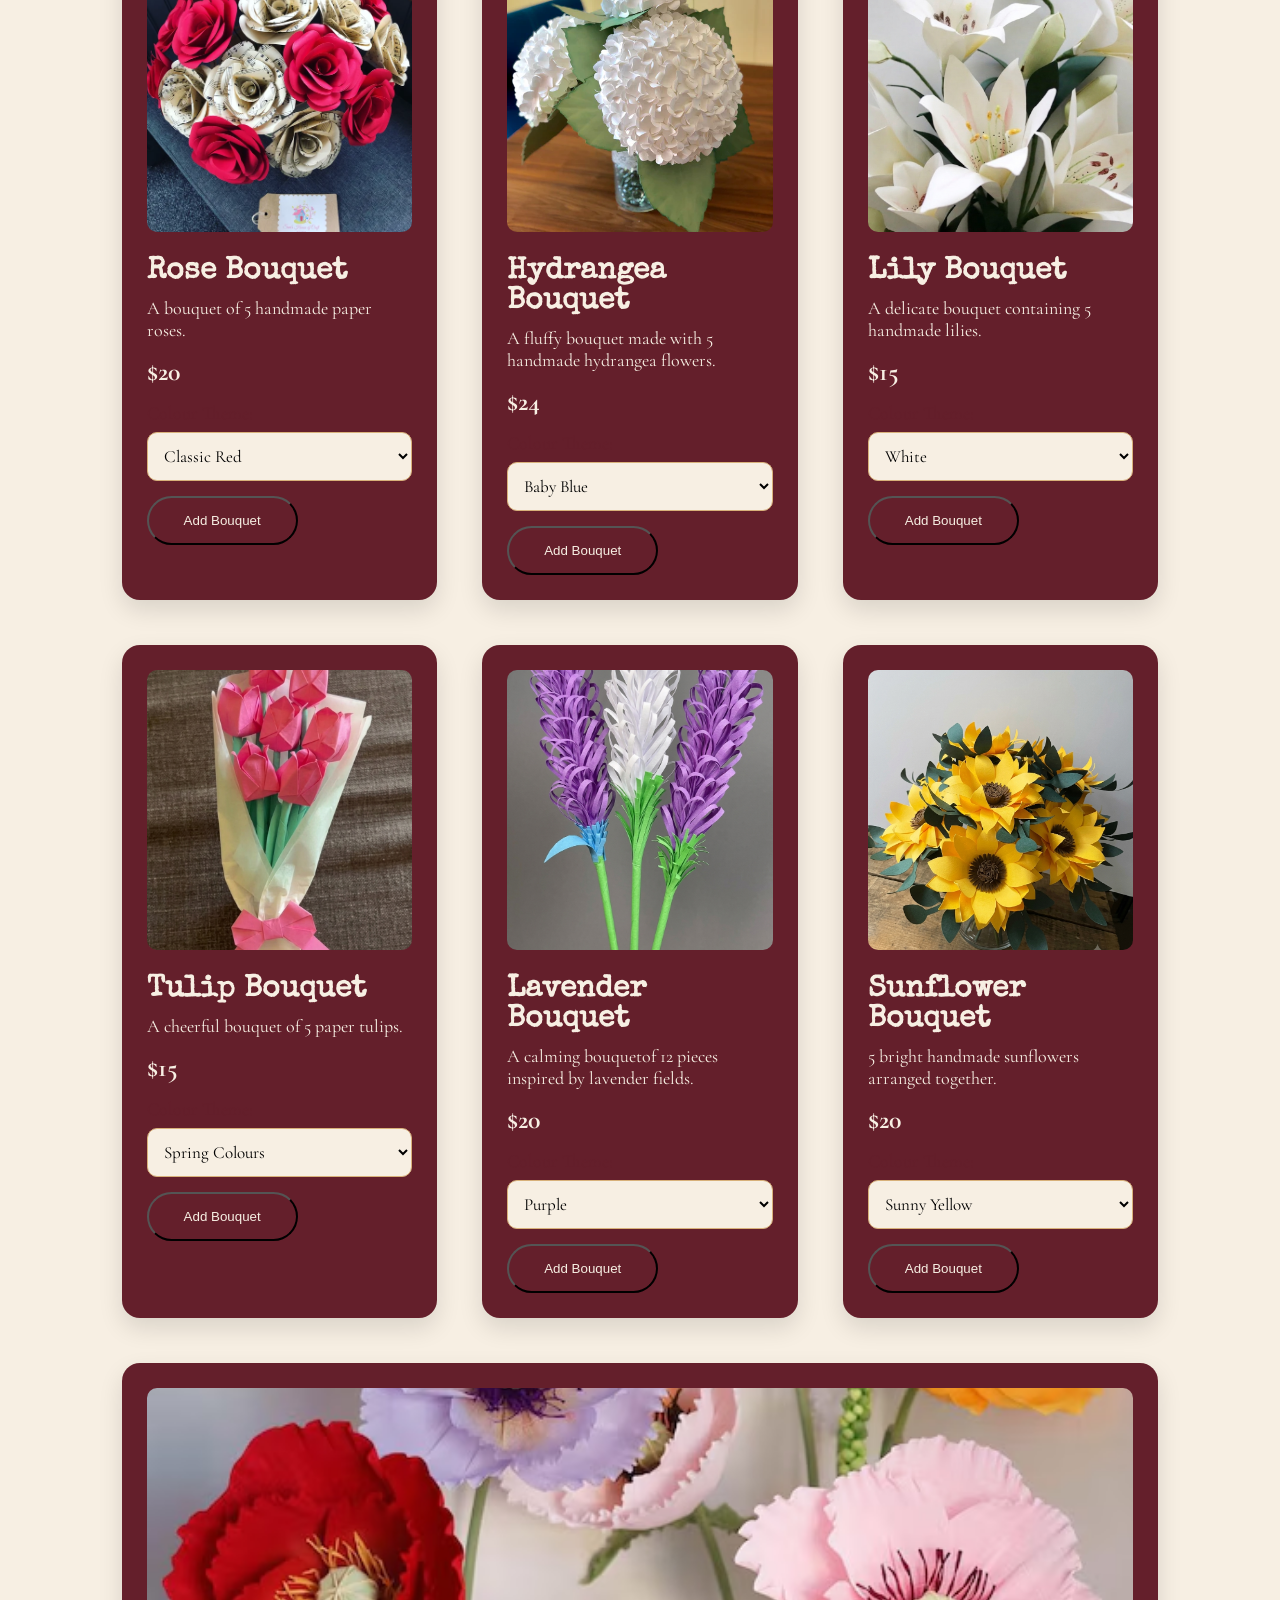
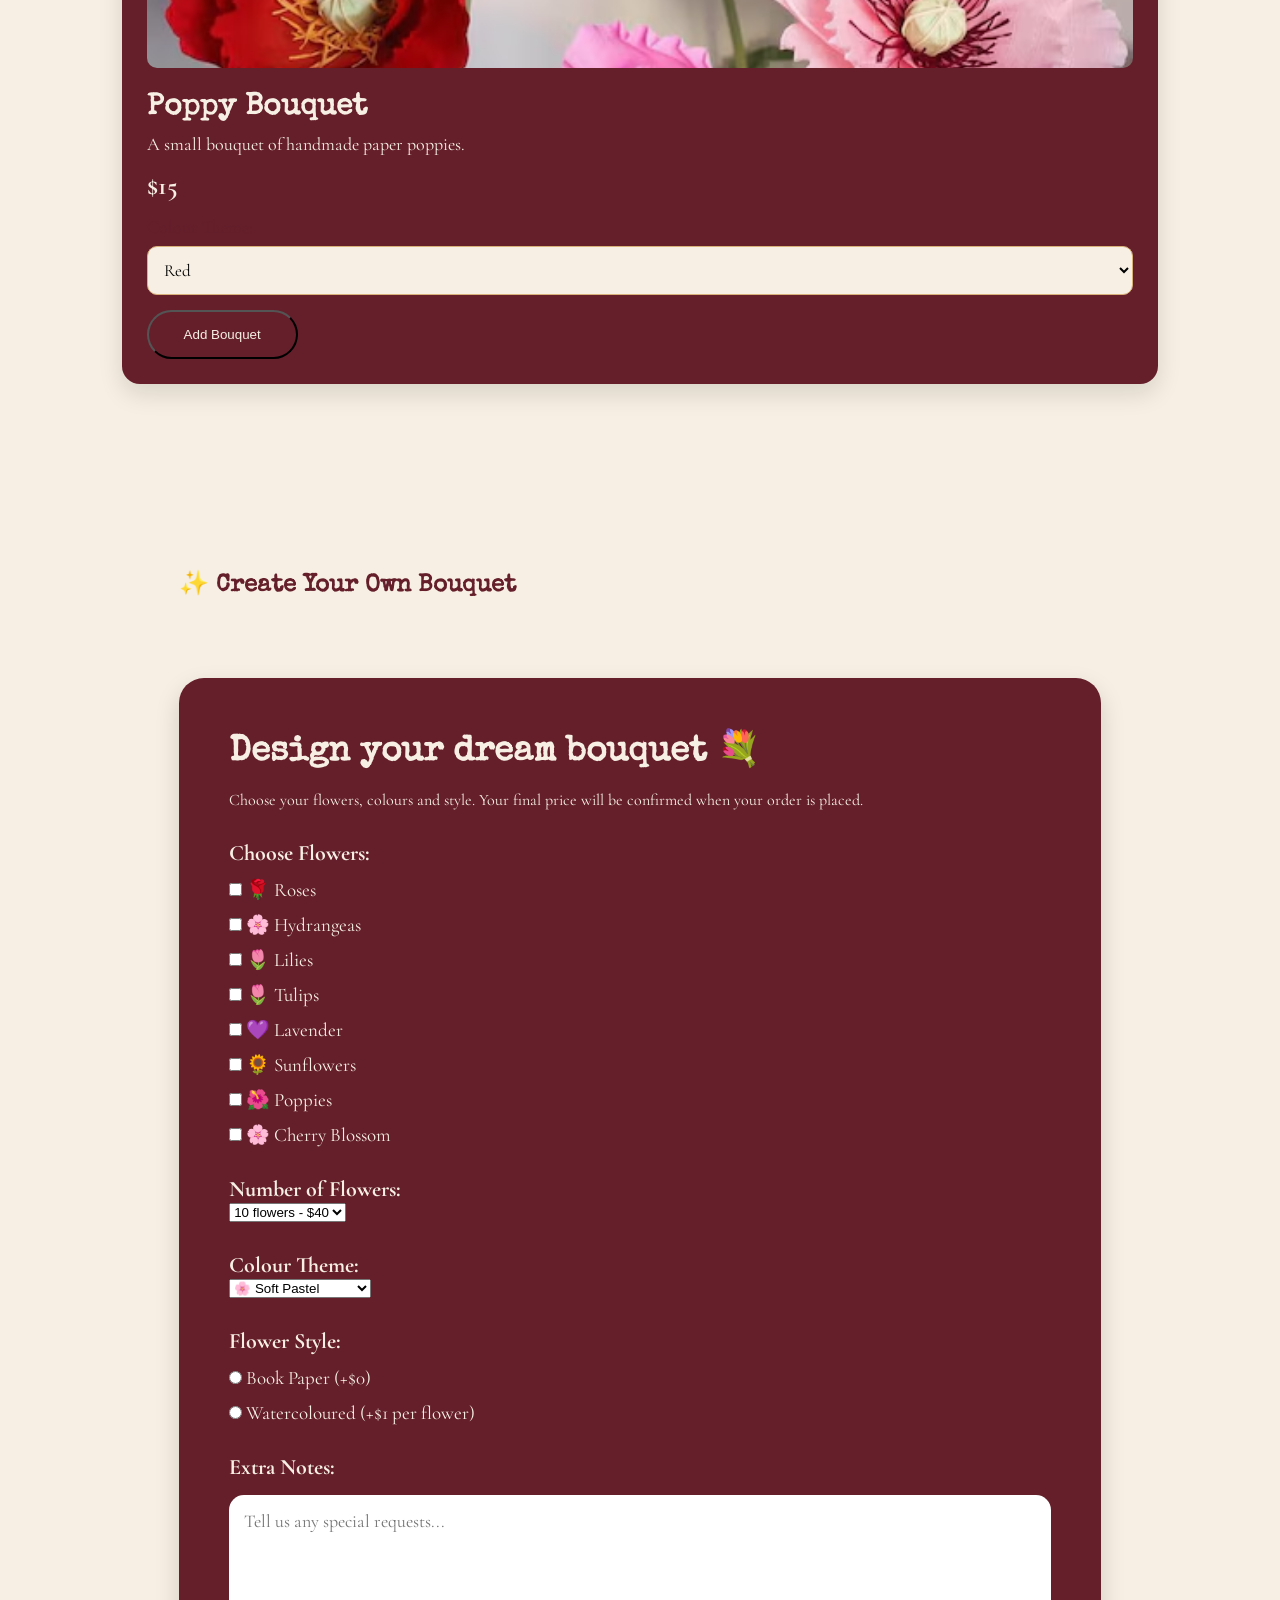
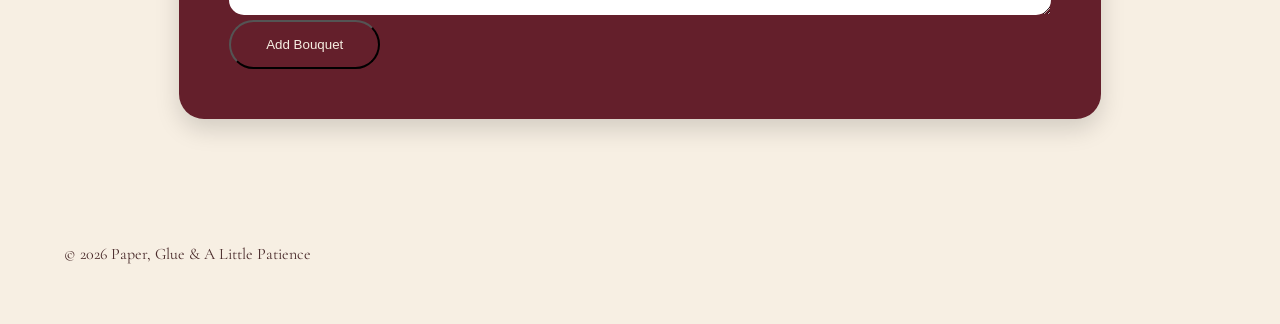
<file: flowers.html>
<!DOCTYPE html>
<html lang="en">

<head>

<meta charset="UTF-8">
<meta name="viewport" content="width=device-width, initial-scale=1.0">

<title>Flowers | Paper, Glue & A Little Patience</title>

<link rel="stylesheet" href="style.css">

</head>


<body>


<header>

<nav>

<div class="logo">

Paper, Glue &<br>
A Little Patience

</div>


<ul>

<li><a href="index.html">Home</a></li>

<li><a href="flowers.html">Flowers</a></li>

<li><a href="cards.html">Cards</a></li>

<li><a href="crafts.html">Crafts</a></li>

<li>
<a href="cart.html" class="cart-icon">

🛒

<span id="cart-count">0</span>

</a>
</li>

</ul>

</nav>

</header>





<section class="page-intro">


<h1>
🌹 Handmade Paper Flowers
</h1>


<p>

Choose your favourite flower, colour and style. 
Perfect choice if you would like the gift to last.
Every flower is handmade from book pages or painted by hand.
Please note that the flower may not be exactly the same as the picture as each one is unique, and if there is more than one flower in a photo, 
please note that you will only receive one unless stated otherwise. 

</p>


</section>








<section class="products-section">


<h2 class="section-title">

🌷 Individual Flowers

</h2>




<div class="product-grid">
  <!-- ROSE -->

<div class="product-card">

<img src="images/rose.jpg" alt="Paper Rose">

<h3>Rose</h3>

<p>
A beautiful rose created from watercolour paper.
</p>

<p class="price">
$3 - $4
</p>


<label>
Made out of:
</label>

<select class="product-option">
    <option value="3|Book Pages">Book Pages ($3)</option>
    <option value="4|White Painted Paper">White Painted Paper ($4)</option>
    <option value="4|Red Painted Paper">Red Painted Paper ($4)</option>
    <option value="4|Pink Painted Paper">Pink Painted Paper ($4)</option>
    <option value="4|Blue Painted Paper">Blue Painted Paper ($4)</option>
    <option value="4|Purple Painted Paper">Purple Painted Paper ($4)</option>
</select>


<label>
Quantity:
</label>

<input class="quantity" type="number" value="1" min="1">


<button class="button" onclick="addProductToCart(this,'Rose')">
Add to Cart
</button>

</div>






<!-- HYDRANGEA -->

<div class="product-card">

<img src="images/hydrangea.jpg" alt="Paper Hydrangea">

<h3>Hydrangea</h3>

<p>
A handmade hydrangea crafted from tissue paper.
</p>

<p class="price">
$4
</p>


<label>
Made out of:
</label>

<select class="product-option">

<option value="4|Purple/Blue Tissue">
Purple/Blue Tissue ($4)
</option>

<option value="4|Pink Tissue">
Pink Tissue ($4)
</option>

<option value="4|White Tissue">
White Tissue ($4)
</option>

</select>


<label>
Quantity:
</label>

<input class="quantity" type="number" value="1" min="1">


<button class="button" onclick="addProductToCart(this,'Hydrangea')">
Add to Cart
</button>

</div>

<!-- LAVENDER -->

<div class="product-card">

<img src="images/lavender.jpg" alt="Paper Lavender">

<h3>Lavender</h3>

<p>
Three delicate lavender stems made with handmade paper petals.
</p>

<p class="price">
$4 - $5
</p>


<label>
Made out of:
</label>


<select class="product-option">

<option value="4|Book Paper">
Book Paper ($4)
</option>

<option value="5|Pink Painted Paper">
Pink Painted Paper ($5)
</option>

<option value="5|White Painted Paper">
White Painted Paper ($5)
</option>

<option value="5|Blue Painted Paper">
Blue Painted Paper ($5)
</option>

<option value="5|Purple Painted Paper">
Purple Painted Paper ($5)
</option>

</select>


<label>
Quantity:
</label>

<input class="quantity" type="number" value="1" min="1">


<button class="button" onclick="addProductToCart(this,'Lavender')">
Add to Cart
</button>


</div>







<!-- SUNFLOWER -->

<div class="product-card">

<img src="images/sunflower.jpg" alt="Paper Sunflower">

<h3>Sunflower</h3>

<p>
A vivid sunflower with carefully crafted petals.
</p>

<p class="price">
$4
</p>


<label>
Made out of:
</label>


<select class="product-option">

<option value="4|Yellow Painted Paper">
Yellow Painted Paper ($4)
</option>

<option value="4|Orange Painted Paper">
Orange Painted Paper ($4)
</option>

<option value="4|Cream Painted Paper">
Cream Painted Paper ($4)
</option>

</select>


<label>
Quantity:
</label>

<input class="quantity" type="number" value="1" min="1">


<button class="button" onclick="addProductToCart(this,'Sunflower')">
Add to Cart
</button>


</div>




<!-- Lily  -->

<div class="product-card">

<img src="images/lily.jpg" alt="Paper Lily">

<h3>Lily</h3>

<p>
A elegant lily with simple but delicate petals
</p>

<p class="price">
$4
</p>


<label>
Made out of:
</label>


<select class="product-option">

<option value="4|Yellow Painted Paper">
Yellow Painted Paper ($4)
</option>

<option value="4|Pink Painted Paper">
Pink Painted Paper ($4)
</option>

<option value="4|Purple Painted Paper">
Purple Painted Paper ($4)
</option>

 <option value="4|Orange Painted Paper">
Orange Painted Paper ($4)
</option> 

</select>


<label>
Quantity:
</label>

<input class="quantity" type="number" value="1" min="1">


<button class="button" onclick="addProductToCart(this,'Lily')">
Add to Cart
</button>


</div>

<!-- Lotus -->

<div class="product-card">

<img src="images/lotus.jpg" alt="Paper Lotus">

<h3>Lotus</h3>

<p>
A stunning lotus with vibrant colours
</p>

<p class="price">
$4
</p>


<label>
Made out of:
</label>


<select class="product-option">

<option value="4|Pink Painted Paper">
Pink Painted Paper ($4)
</option>

<option value="4|Yello Painted Paper">
Yellow Painted Paper ($4)
</option>

<option value="4|Red Painted Paper">
Red Painted Paper ($4)
</option>

 <option value="4|Orange Painted Paper">
Orange Painted Paper ($4)
</option> 

</select>


<label>
Quantity:
</label>

<input class="quantity" type="number" value="1" min="1">


<button class="button" onclick="addProductToCart(this,'Lotus')">
Add to Cart
</button>


</div>


<!-- POPPY -->

<div class="product-card">

<img src="images/poppy.jpg" alt="Paper Poppy">

<h3>Poppy</h3>

<p>
Two handmade poppies inspired by real flowers.
</p>


<p class="price">
$3
</p>


<label>
Made out of:
</label>


<select class="product-option">

<option value="3|Red Painted Paper">
Red Painted Paper ($3)
</option>

<option value="3|Orange Painted Paper">
Orange Painted Paper ($3)
</option>

<option value="3|White Painted Paper">
White Painted Paper ($3)
</option>

<option value="3|Cream Painted Paper">
Cream Painted Paper ($3)
</option>

<option value="3|Purple Painted Paper">
Purple Painted Paper ($3)
</option>

</select>


<label>
Quantity:
</label>

<input class="quantity" type="number" value="1" min="1">


<button class="button" onclick="addProductToCart(this,'Poppy')">
Add to Cart
</button>

</div>

 <!-- Cherry Blossom -->

<div class="product-card">

<img src="images/cherry blossom.jpg" alt="Paper Cherry Blossom">

<h3>Cherry Blossom</h3>

<p>
A delicate cherry blossom branch inspired by traditional japansese flowers.
</p>


<p class="price">
$3
</p>


<label>
Made out of:
</label>


<select class="product-option">


<option value="3|White tissue">
White tissue ($3)
</option>

<option value="3|Pink dyed tissue">
Pink dyed tissue ($3)
</option>

</select>


<label>
Quantity:
</label>

<input class="quantity" type="number" value="1" min="1">


<button class="button" onclick="addProductToCart(this,'Cherry Blossom')">
Add to Cart
</button>



</div> <!-- CLOSES INDIVIDUAL FLOWERS GRID -->

<section class="products-section">

<h2 class="section-title">
💐 Handmade Bouquets
</h2>

<div class="product-grid">



<!-- ROSE BOUQUET -->

<div class="product-card">


<img src="images/rose-bouquet.jpg" alt="Rose Bouquet">


<h3>
Rose Bouquet
</h3>


<p>

A bouquet of 5 handmade paper roses.

</p>


<p class="price">

$20

</p>


<label>
Colour Theme:
</label>


<select>

<option>
Classic Red
</option>

<option>
Soft Pink
</option>

<option>
Pastel
</option>

<option>
Custom
</option>

</select>



<button class="button" onclick="addToCart('Rose Bouquet',20)">

Add Bouquet

</button>

</div>







<!-- HYDRANGEA BOUQUET -->


<div class="product-card">


<img src="images/hydrangea-bouquet.jpg" alt="Hydrangea Bouquet">


<h3>
Hydrangea Bouquet
</h3>


<p>

A fluffy bouquet made with 5 handmade hydrangea flowers.

</p>


<p class="price">

$24

</p>


<label>
Colour Theme:
</label>


<select>

<option>
Baby Blue
</option>

<option>
Lavender
</option>

<option>
Pink
</option>

<option>
White
</option>

</select>



<button class="button" onclick="addToCart('Hydrangea Bouquet',24)">

Add Bouquet

</button>


</div>







<!-- LILY BOUQUET -->


<div class="product-card">


<img src="images/lily-bouquet.jpg" alt="Lily Bouquet">


<h3>
Lily Bouquet
</h3>


<p>

A delicate bouquet containing 5 handmade lilies.

</p>


<p class="price">

$15

</p>


<label>
Colour Theme:
</label>


<select>

<option>
White
</option>

<option>
Pink
</option>

<option>
Mixed
</option>

</select>



<button class="button" onclick="addToCart('Lilly Bouquet',15)">

Add Bouquet

</button>


</div>







<!-- TULIP BOUQUET -->


<div class="product-card">


<img src="tulip-bouquet.jgp.png" alt="Tulip Bouquet">


<h3>
Tulip Bouquet
</h3>


<p>

A cheerful bouquet of 5 paper tulips.

</p>


<p class="price">

$15

</p>


<label>
Colour Theme:
</label>


<select>

<option>
Spring Colours
</option>

<option>
Pink & White
</option>

<option>
Rainbow
</option>

</select>



<button class="button" onclick="addToCart('Tulip Bouquet',15)">

Add Bouquet

</button>


</div>







<!-- LAVENDER BOUQUET -->


<div class="product-card">


<img src="images/lavender-bouquet.jpg" alt="Lavender Bouquet">


<h3>
Lavender Bouquet
</h3>


<p>

A calming bouquetof 12 pieces inspired by lavender fields.

</p>


<p class="price">

$20

</p>


<label>
Colour Theme:
</label>


<select>

<option>
Purple
</option>

<option>
Lavender
</option>

<option>
White
</option>

</select>



<button class="button" onclick="addToCart('Lavender Bouquet',20)">

Add Bouquet

</button>


</div>







<!-- SUNFLOWER BOUQUET -->


<div class="product-card">


<img src="images/sunflower-bouquet.jpg" alt="Sunflower Bouquet">


<h3>
Sunflower Bouquet
</h3>


<p>

5 bright handmade sunflowers arranged together.

</p>


<p class="price">

$20

</p>


<label>
Colour Theme:
</label>


<select>

<option>
Sunny Yellow
</option>

<option>
Autumn
</option>

<option>
Mixed
</option>

</select>



<button class="button" onclick="addToCart('Sunflower Bouquet',20)">

Add Bouquet

</button>

</div>







<!-- POPPY BOUQUET -->


<div class="product-card">


<img src="images/poppy-bouquet.jpg" alt="Poppy Bouquet">


<h3>
Poppy Bouquet
</h3>


<p>

A small bouquet of handmade paper poppies.

</p>


<p class="price">

$15

</p>


<label>
Colour Theme:
</label>


<select>

<option>
Red
</option>

<option>
Pink
</option>

<option>
Mixed
</option>

</select>



<button class="button" onclick="addToCart('Poppy Bouquet',15)">

Add Bouquet

</button>


</div>



</div>


</section>

<section class="custom-bouquet">


<h2 class="section-title">

✨ Create Your Own Bouquet

</h2>



<div class="custom-box">


<h3>

Design your dream bouquet 💐

</h3>



<p>

Choose your flowers, colours and style.
Your final price will be confirmed when your order is placed.

</p>




<h4>
Choose Flowers:
</h4>



<label>
<input type="checkbox" id="rose">
🌹 Roses
</label>

<label>
<input type="checkbox" id="hydrangea">
🌸 Hydrangeas
</label>

<label>
<input type="checkbox" id="lily">
🌷 Lilies
</label>

<label>
<input type="checkbox" id="tulip">
🌷 Tulips
</label>

<label>
<input type="checkbox" id="lavender">
💜 Lavender
</label>

<label>
<input type="checkbox" id="sunflower">
🌻 Sunflowers
</label>

<label>
<input type="checkbox" id="poppy">
🌺 Poppies
</label>

<label>
<input type="checkbox" id="cherry blossom">
🌸 Cherry Blossom
</label>





<h4>
Number of Flowers:
</h4>


<select id="flower-count">

<option value="35">
10 flowers - $40
</option>

<option value="50">
15 flowers - $55
</option>

<option value="65">
20 flowers - $65
</option>

</select>





<h4>
Colour Theme:
</h4>


<select id="colour-theme">

<option>
🌸 Soft Pastel
</option>


<option>
🍷 Dark & Elegant
</option>


<option>
🌈 Bright Colours
</option>


<option>
🤍 Neutral & Cream
</option>


<option>
Custom Colours
</option>


</select>







<h4>
Flower Style:
</h4>



<label>

<input type="radio" name="style" value="Book Paper">
 
Book Paper (+$0)

</label>



<label>

<input type="radio" name="style" value="Watercoloured">
 
Watercoloured (+$1 per flower)

</label>







<h4>
Extra Notes:
</h4>


<textarea placeholder="Tell us any special requests..."></textarea>





<button class="button" onclick="addCustomBouquet()">

Add Bouquet

</button>


</div>


</section>






<footer>

<p>

© 2026 Paper, Glue & A Little Patience

</p>

</footer>




<script src="./script.js"></script>


</body>

</html>
</file>
<file: style.css>
/* =========================
   IMPORT FONTS
========================= */

@import url('https://fonts.googleapis.com/css2?family=Special+Elite&family=Cormorant+Garamond:wght@400;500;600&display=swap');



/* =========================
   BASIC SETTINGS
========================= */

*{
    margin:0;
    padding:0;
    box-sizing:border-box;
}


body{

    background:#F7EFE3;
    color:#4A2B2B;

    font-family:'Cormorant Garamond', serif;

    overflow-x:hidden;

}



h1,h2,h3{

    font-family:'Special Elite', cursive;

    color:#641F2B;

}



a{

    text-decoration:none;

    color:inherit;

}





/* =========================
   HEADER
========================= */


header{

    background:#641F2B;

    color:#F7EFE3;

    padding:20px 8%;

    position:sticky;

    top:0;

    z-index:100;

    box-shadow:0 5px 15px rgba(0,0,0,0.15);

}



nav{

    display:flex;

    justify-content:space-between;

    align-items:center;

}



.logo{

    font-family:'Special Elite', cursive;

    font-size:28px;

    line-height:1.2;

}



nav ul{

    display:flex;

    gap:30px;

    list-style:none;

}



nav li{

    color:#F7EFE3;

    transition:0.3s;

}



nav li:hover{

    color:#D8B17A;

    transform:translateY(-3px);

}





/* =========================
   HERO
========================= */


.hero{

    min-height:90vh;

    display:flex;

    justify-content:center;

    align-items:center;

    text-align:center;

    padding:50px;

}



.hero-text h1{

    font-size:70px;

    letter-spacing:2px;

    margin-bottom:30px;

}



.hero-text p{

    max-width:700px;

    margin:auto;

    font-size:24px;

    line-height:1.6;

    margin-bottom:40px;

}




/* =========================
   BUTTONS
========================= */


.button{

    background:#641F2B;

    color:#F7EFE3;

    padding:15px 35px;

    border-radius:50px;

    display:inline-block;

    transition:0.3s;

}



.button:hover{

    background:#8B3445;

    transform:translateY(-5px);

}

.remove-button{

    background:#641F2B;

    color:#F7EFE3;

    border:none;

    padding:8px 18px;

    border-radius:20px;

    cursor:pointer;

}
/* ==========================
   FEATURED COLLECTIONS
========================== */


#featured,
#offers,
#perfect-for,
#collections{

    width:90%;

    max-width:1200px;

    margin:auto;

    padding:80px 0;

}


/* EXTRA SPACE BELOW SECTION TITLES */

.section-title{

    margin-bottom:80px;

}




/* ==========================
   ALTERNATING PHOTO SECTIONS
========================== */


.collection{

    display:flex;

    align-items:center;

    gap:70px;

    margin-bottom:100px;

}



.collection.reverse{

    flex-direction:row-reverse;

}





.collection-image{

    flex:1;

    position:relative;

}





.collection-image img{

    width:100%;

    max-width:450px;

    background:white;

    padding:18px 18px 45px 18px;

    box-shadow:

    0 15px 35px rgba(0,0,0,0.2);

    transform:rotate(-3deg);

    transition:.4s;

}





.collection:nth-child(even) img{

    transform:rotate(3deg);

}





.collection-image img:hover{

    transform:

    rotate(0deg)

    translateY(-10px)

    scale(1.03);

}





/* ==========================
   PHOTO TAPE
========================== */


.collection-image::before{

    content:"";

    position:absolute;

    width:100px;

    height:30px;

    background:#e7d6a5;

    top:-10px;

    left:35%;

    transform:rotate(-8deg);

    z-index:2;

    opacity:.8;

}





/* ==========================
   TEXT SIDE
========================== */


.collection-text{

    flex:1;

}



.collection-text h2{

    font-size:40px;

    margin-bottom:20px;

}



.collection-text p{

    font-size:20px;

    margin-bottom:20px;

    line-height:1.7;

}



.price{

    font-size:28px;

    color:#641F2B;

    font-weight:bold;

}





/* ==========================
   OFFER BOX
========================== */


.offer-box{

    background:#641F2B;

    padding:50px;

    text-align:center;

    border-radius:20px;

    box-shadow:

    0 10px 25px rgba(0,0,0,.12);

}



.offer-box h3{

    font-size:35px;

    margin-bottom:20px;

}
.offer-box h3{

    color:#F7EFE3;

    font-size:35px;

    margin-bottom:20px;

}

.offer-box p{

    color:#F7EFE3;

}




/* ==========================
   PERFECT FOR CARDS
========================== */


.use-grid{

    display:grid;

    grid-template-columns:

    repeat(auto-fit,minmax(220px,1fr));

    gap:30px;

}





.use-card{

    background:#641F2B;

    padding:35px;

    text-align:center;

    border-radius:15px;

    box-shadow:

    0 8px 20px rgba(0,0,0,.12);

    transition:.3s;

}


.use-card:hover{

    transform:translateY(-8px)
    rotate(-1deg);

}


.use-card h3{

    color:#F7EFE3;

    font-size:25px;

    margin-bottom:15px;

}


.use-card p{

    color:#F7EFE3;

    font-size:17px;

}



/* ==========================
   CATEGORY BUTTONS
========================== */


.collection-links{

    display:flex;

    justify-content:center;

    gap:30px;

    flex-wrap:wrap;

}





.collection-links a{

    background:#641F2B;

    color:#F7EFE3;

    padding:20px 40px;

    border-radius:40px;

    font-size:20px;

    transition:.3s;

}



.collection-links a:hover{

    background:#8B3445;

    transform:translateY(-5px);

}
/* ==========================
   PAGE INTRO
========================== */

.page-intro{

    text-align:center;

    padding:80px 10% 40px;

}


.page-intro h1{

    font-size:55px;

    margin-bottom:25px;

}


.page-intro p{

    font-size:22px;

    max-width:750px;

    margin:auto;

}





/* ==========================
   PRODUCTS SECTION
========================== */


.products-section{

    width:90%;

    max-width:1300px;

    margin:auto;

    padding:60px 0;

}





.product-grid {
    display:flex;
    flex-wrap:wrap;
    gap:45px;
}


.product-card {
    flex:1 1 280px;
}




/* ==========================
   PRODUCT CARD
========================== */


.product-card{

    background:#641F2B;

    padding:25px;

    border-radius:18px;

    box-shadow:
    0 10px 25px rgba(0,0,0,.12);

    position:relative;

    transition:.35s;

}


.product-card:hover{

    transform:translateY(-10px) rotate(-1deg);

    box-shadow:
    0 18px 35px rgba(0,0,0,.18);

}


.product-card img{

    width:100%;

    height:280px;

    object-fit:cover;

    background:#F7EFE3;

    border-radius:10px;

}


.product-card h3{

    color:#F7EFE3;

    font-size:30px;

    margin:20px 0 10px;

}


.product-card p{

    color:#F7EFE3;

    font-size:18px;

}


.product-card .price{

    color:#F7EFE3;

    font-size:26px;

    font-weight:bold;

    margin:15px 0;

}
/* ==========================
   SELECT + INPUTS
========================== */


.product-card select,
.product-card input{

    width:100%;

    padding:12px;

    margin:8px 0 15px;

    border-radius:10px;

    border:1px solid #D8B17A;

    background:#F7EFE3;

    font-family:'Cormorant Garamond',serif;

    font-size:17px;

}





.product-card label{

    font-size:18px;

    color:#641F2B;

}





/* ==========================
   CUSTOM BOUQUET
========================== */


.custom-bouquet{

    width:80%;

    max-width:1200px;

    margin:80px auto;

}




.custom-box{

background:#641F2B;
    padding:50px;

    border-radius:25px;

    box-shadow:
    0 10px 25px rgba(0,0,0,.15);

}





.custom-box h3{

    font-size:35px;

    margin-bottom:20px;

}





.custom-box h4{

    color:#641F2B;

    font-size:22px;

    margin-top:30px;

}





.custom-box label{

    display:block;

    margin:12px 0;

    font-size:19px;

}





.custom-box textarea{

    width:100%;

    height:120px;

    padding:15px;

    margin-top:15px;

    border-radius:15px;

    border:none;

    font-family:'Cormorant Garamond',serif;

    font-size:18px;

}   
/* ==========================
   CART BADGE
========================== */


.cart-icon{

    position:relative;

    font-size:30px;

}


#cart-count{

    position:absolute;

    top:-12px;

    right:-15px;

    background:#641F2B;

    color:#F7EFE3;

    width:25px;

    height:25px;

    border-radius:50%;

    display:flex;

    justify-content:center;

    align-items:center;

    font-size:14px;

    font-family:'Special Elite', cursive;

}

/* =========================
   MOBILE FRIENDLY DESIGN
========================= */

@media (max-width: 768px){

    /* NAVIGATION */

    nav{
        flex-direction: column;
        gap: 20px;
        padding: 20px;
    }

    nav ul{
        flex-wrap: wrap;
        justify-content: center;
        gap: 15px;
        padding: 0;
    }

    nav ul li a{
        font-size: 15px;
    }


    /* PAGE CONTENT */

    .page-intro{
        padding: 40px 20px;
    }

    .page-intro h1{
        font-size: 32px;
    }

    .page-intro p{
        font-size: 16px;
    }


    /* PRODUCT GRID */

    .product-grid{
        grid-template-columns: 1fr;
        gap: 25px;
        padding: 0 20px;
    }


    /* PRODUCT CARDS */

    .product-card{
        width: 100%;
    }


    /* IMAGES */

    .product-card img{
        width: 100%;
        height: auto;
        object-fit: contain;
    }


    /* CUSTOM BOXES */

    .custom-box{
        width: calc(100% - 30px);
        margin: 20px auto;
        padding: 20px;
    }


    /* FORMS */

    input,
    select,
    textarea{
        width: 100%;
        max-width: 100%;
    }


    /* BUTTONS */

    .button{
        width: 100%;
        padding: 14px;
    }


    /* CART */

    .cart-box{
        width: calc(100% - 30px);
    }

}

    /* HOMEPAGE COLLECTIONS */

    .collection{

        flex-direction:column;

        gap:30px;

        margin-bottom:60px;

    }

    .collection.reverse{

        flex-direction:column;

    }

    .collection-image{

        width:100%;

    }

    .collection-image img{

        width:100%;

        max-width:100%;

    }

    .collection-text{

        width:100%;

        text-align:center;

    }

    .collection-text h2{

        font-size:30px;

    }

    .collection-text p{

        font-size:18px;

    }

    /* WHY HANDMADE MOBILE FIX */

    #why-handmade{

        width:calc(100% - 30px);

        padding:30px 20px;

        margin:40px auto;

    }

    .why-grid{

        display:flex;

        flex-direction:column;

        gap:20px;

    }

    .why-card{

        width:100%;

    }
/* =========================
   PRETTY CARD HOVER EFFECT
========================= */

.product-card {
    transition: transform 0.3s ease, box-shadow 0.3s ease;
}

.product-card:hover {
    transform: translateY(-8px);
    box-shadow: 0 10px 25px rgba(100, 31, 43, 0.2);
}
/* BUTTON HOVER */

.button {
    transition: transform 0.2s ease, box-shadow 0.2s ease;
}

.button:hover {
    transform: scale(1.05);
    box-shadow: 0 5px 15px rgba(100, 31, 43, 0.25);
}
/* IMAGE HOVER ZOOM */

.product-card img {
    transition: transform 0.4s ease;
}

.product-card:hover img {
    transform: scale(1.05);
}
/* PAGE FADE IN */

body {
    animation: pageFadeIn 0.8s ease;
}

@keyframes pageFadeIn {

    from {
        opacity: 0;
    }

    to {
        opacity: 1;
    }

}
#why-handmade {
    background: #641F2B;
    width: 90%;
    max-width: 1200px;
    margin: 80px auto;
    padding: 50px;
    text-align: center;
    border-radius: 20px;
    box-shadow: 0 10px 25px rgba(0,0,0,.12);
}

#why-handmade .section-title {
    color: #F7EFE3;
    font-size: 35px;
    margin-bottom: 30px;
}

.why-grid {
    display: grid;
    grid-template-columns: repeat(4, 1fr);
    gap: 30px;
}

.why-card {
    background: #F7EFE3;
    padding: 30px;
    border-radius: 15px;
}

.why-card h3 {
    color: #641F2B;
}

.why-card p {
    color: #4A2B2B;
}

.product-card {
    background: #641F2B !important;
}

.custom-box h3,
.custom-box h4,
.custom-box label,
.custom-box p{

    color:#F7EFE3;

}
</file>
